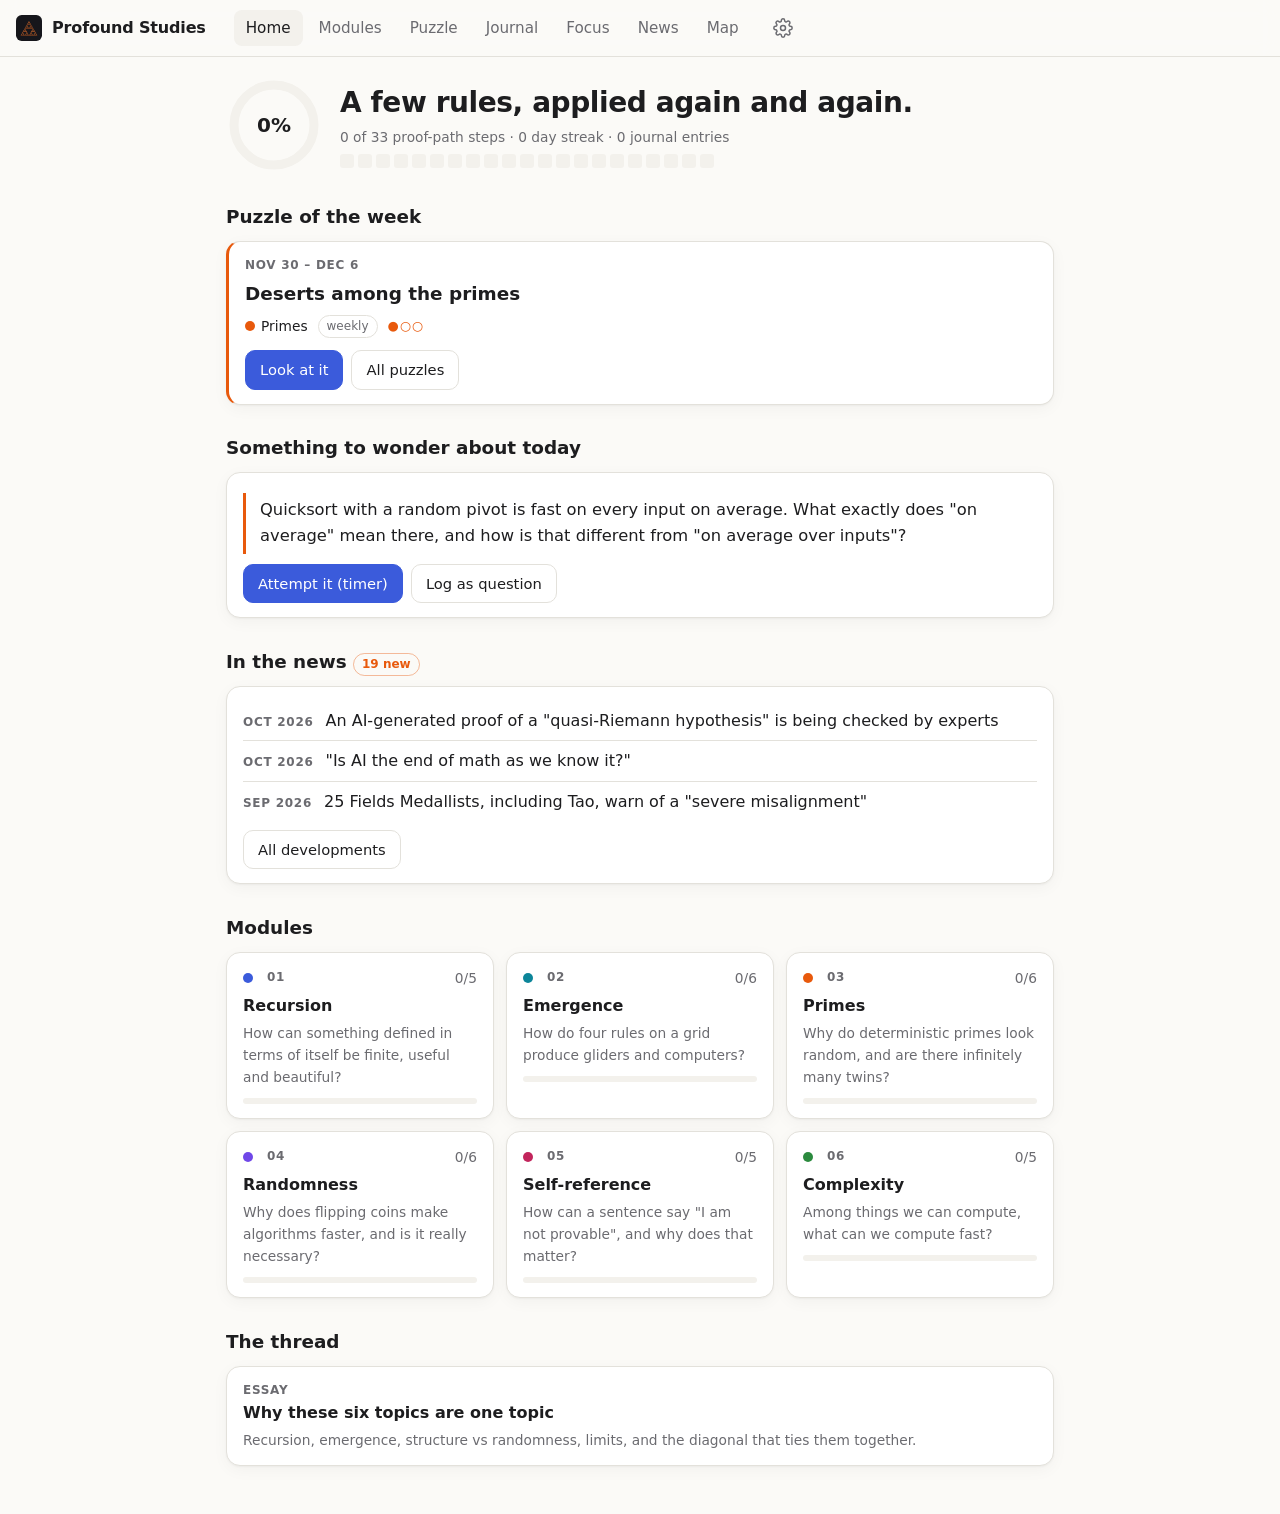
<file: index.html>
<!doctype html>
<html lang="en">
<head>
<meta charset="utf-8">
<meta name="viewport" content="width=device-width, initial-scale=1, viewport-fit=cover">
<title>Profound Studies</title>
<meta name="description" content="A personal study companion for primes, emergence, recursion, randomness, self-reference and complexity.">
<meta name="theme-color" content="#fbfaf7" media="(prefers-color-scheme: light)">
<meta name="theme-color" content="#141417" media="(prefers-color-scheme: dark)">
<link rel="manifest" href="manifest.webmanifest">
<link rel="icon" href="icons/icon.svg" type="image/svg+xml">
<link rel="apple-touch-icon" href="icons/icon-192.png">
<meta name="apple-mobile-web-app-capable" content="yes">
<meta name="apple-mobile-web-app-status-bar-style" content="default">
<link rel="stylesheet" href="app/app.css">
</head>
<body>
<header class="topbar">
  <a href="#/" class="brand"><img src="icons/icon.svg" alt="" width="26" height="26"><span>Profound Studies</span></a>
  <nav class="sidenav" aria-label="Main">
    <a href="#/" data-nav="home">Home</a>
    <a href="#/modules" data-nav="modules">Modules</a>
    <a href="#/puzzle" data-nav="puzzle">Puzzle</a>
    <a href="#/journal" data-nav="journal">Journal</a>
    <a href="#/focus" data-nav="focus">Focus</a>
    <a href="#/news" data-nav="news">News</a>
    <a href="#/map" data-nav="map">Map</a>
  </nav>
  <a href="#/focus" id="timerBadge" class="timer-badge" hidden></a>
  <a href="#/settings" class="iconbtn" aria-label="Settings" data-nav="settings">
    <svg viewBox="0 0 24 24" width="20" height="20" fill="none" stroke="currentColor" stroke-width="1.8" stroke-linecap="round" stroke-linejoin="round"><circle cx="12" cy="12" r="3"/><path d="M19.4 15a1.65 1.65 0 0 0 .33 1.82l.06.06a2 2 0 1 1-2.83 2.83l-.06-.06a1.65 1.65 0 0 0-1.82-.33 1.65 1.65 0 0 0-1 1.51V21a2 2 0 1 1-4 0v-.09A1.65 1.65 0 0 0 9 19.4a1.65 1.65 0 0 0-1.82.33l-.06.06a2 2 0 1 1-2.83-2.83l.06-.06A1.65 1.65 0 0 0 4.68 15a1.65 1.65 0 0 0-1.51-1H3a2 2 0 1 1 0-4h.09A1.65 1.65 0 0 0 4.6 9a1.65 1.65 0 0 0-.33-1.82l-.06-.06a2 2 0 1 1 2.83-2.83l.06.06A1.65 1.65 0 0 0 9 4.68a1.65 1.65 0 0 0 1-1.51V3a2 2 0 1 1 4 0v.09a1.65 1.65 0 0 0 1 1.51 1.65 1.65 0 0 0 1.82-.33l.06-.06a2 2 0 1 1 2.83 2.83l-.06.06A1.65 1.65 0 0 0 19.4 9a1.65 1.65 0 0 0 1.51 1H21a2 2 0 1 1 0 4h-.09a1.65 1.65 0 0 0-1.51 1z"/></svg>
  </a>
</header>

<div id="installBar" class="installbar" role="region" aria-label="Install app" hidden></div>
<main id="view" tabindex="-1"></main>

<nav class="tabbar" aria-label="Main">
  <a href="#/" data-nav="home"><svg viewBox="0 0 24 24"><path d="M3 11l9-7 9 7v9a1 1 0 0 1-1 1h-5v-6h-6v6H4a1 1 0 0 1-1-1z"/></svg><span>Home</span></a>
  <a href="#/modules" data-nav="modules"><svg viewBox="0 0 24 24"><path d="M4 5h7v7H4zM13 5h7v7h-7zM4 14h7v6H4zM13 14h7v6h-7z"/></svg><span>Modules</span></a>
  <a href="#/puzzle" data-nav="puzzle"><svg viewBox="0 0 24 24"><path d="M9 4h4a2 2 0 1 1 4 0h1a1 1 0 0 1 1 1v4a2 2 0 1 1 0 4v6a1 1 0 0 1-1 1h-5a2 2 0 1 0-4 0H5a1 1 0 0 1-1-1v-5a2 2 0 1 0 0-4V5a1 1 0 0 1 1-1z"/></svg><span>Puzzle</span></a>
  <a href="#/journal" data-nav="journal"><svg viewBox="0 0 24 24"><path d="M6 3h11a2 2 0 0 1 2 2v16l-4-2-4 2-4-2-3 2V5a2 2 0 0 1 2-2zM9 8h6M9 12h6"/></svg><span>Journal</span></a>
  <a href="#/focus" data-nav="focus"><svg viewBox="0 0 24 24"><circle cx="12" cy="13" r="8"/><path d="M12 9v4l2.5 2.5M9 2h6"/></svg><span>Focus</span></a>
</nav>

<div id="toast" role="status" aria-live="polite"></div>
<script src="app/md.js"></script>
<script src="app/app.js"></script>
</body>
</html>
</file>
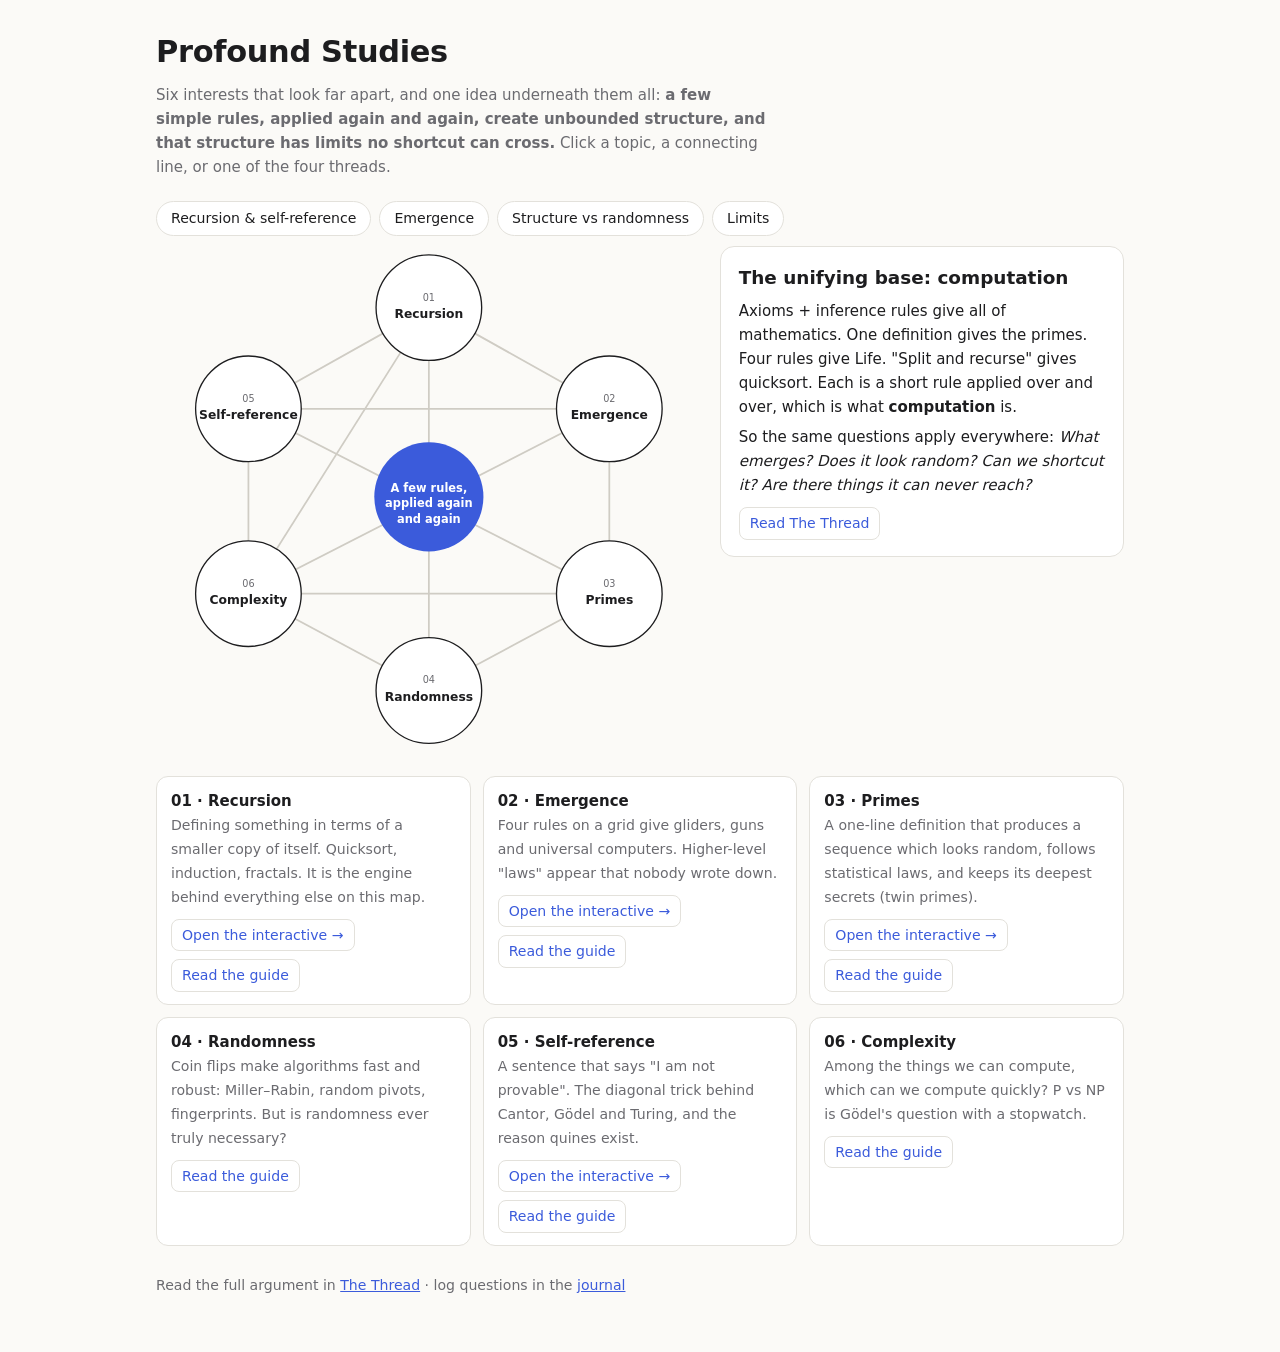
<file: map.html>
<!doctype html>
<html lang="en">
<head>
<meta charset="utf-8">
<meta name="viewport" content="width=device-width, initial-scale=1">
<base target="_top">
<title>Concept Map</title>
<style>
:root{--bg:#fbfaf7;--fg:#1d1d1f;--muted:#6b6b70;--line:#e3e1db;--panel:#fff;--edge:#cfccc4;--accent:#3b5bdb;--accent2:#e8590c;--node:#fff}
@media (prefers-color-scheme:dark){:root:not([data-theme="light"]){--bg:#141417;--fg:#ececf0;--muted:#9a9aa3;--line:#2c2c33;--panel:#1c1c21;--edge:#3a3a43;--accent:#7c96ff;--accent2:#ff9147;--node:#1c1c21}}
:root[data-theme="dark"]{--bg:#141417;--fg:#ececf0;--muted:#9a9aa3;--line:#2c2c33;--panel:#1c1c21;--edge:#3a3a43;--accent:#7c96ff;--accent2:#ff9147;--node:#1c1c21}
*{box-sizing:border-box}
body{margin:0;background:var(--bg);color:var(--fg);font:15px/1.6 system-ui,-apple-system,"Segoe UI",sans-serif}
main{max-width:1000px;margin:0 auto;padding:28px 16px 56px}
h1{font-size:1.9rem;margin:0;letter-spacing:-.01em}
.lede{color:var(--muted);max-width:64ch;margin:.4rem 0 1.4rem}
a{color:var(--accent)}
.threads{display:flex;flex-wrap:wrap;gap:8px;margin-bottom:10px}
.threads button{font:inherit;font-size:.88rem;background:var(--panel);color:var(--fg);border:1px solid var(--line);border-radius:999px;padding:5px 14px;cursor:pointer}
.threads button.on{background:var(--accent);border-color:var(--accent);color:#fff}
.wrap{display:grid;grid-template-columns:minmax(0,1.35fr) minmax(0,1fr);gap:18px;align-items:start}
@media (max-width:760px){.wrap{grid-template-columns:1fr}}
svg{width:100%;height:auto;display:block}
.edge{stroke:var(--edge);stroke-width:2;transition:stroke .2s,stroke-width .2s}
.edge.hot{stroke:var(--accent2);stroke-width:3.5}
.hit{stroke:transparent;stroke-width:18;cursor:pointer}
.node circle{fill:var(--node);stroke:var(--fg);stroke-width:1.5;cursor:pointer;transition:stroke .2s}
.node:hover circle,.node.sel circle{stroke:var(--accent);stroke-width:3}
.node text{fill:var(--fg);font:600 14px system-ui;text-anchor:middle;pointer-events:none}
.node .num{fill:var(--muted);font:500 11px system-ui}
.hub circle{fill:var(--accent);stroke:none}
.hub text{fill:#fff;font:600 13px system-ui;text-anchor:middle;pointer-events:none}
.card{background:var(--panel);border:1px solid var(--line);border-radius:14px;padding:16px 18px;min-height:220px}
.card h2{font-size:1.15rem;margin:0 0 .4rem}
.card p{margin:.4rem 0;color:var(--fg)}
.card .muted{color:var(--muted);font-size:.9rem}
.links{display:flex;flex-wrap:wrap;gap:8px;margin-top:10px}
.links a{font-size:.88rem;border:1px solid var(--line);border-radius:8px;padding:4px 10px;text-decoration:none}
.modules{display:grid;grid-template-columns:repeat(auto-fit,minmax(260px,1fr));gap:12px;margin-top:28px}
.mod{background:var(--panel);border:1px solid var(--line);border-radius:12px;padding:12px 14px}
.mod b{display:block}
.mod span{color:var(--muted);font-size:.88rem}
footer{margin-top:28px;color:var(--muted);font-size:.88rem}
</style>
</head>
<body>
<main>
<h1>Profound Studies</h1>
<p class="lede">Six interests that look far apart, and one idea underneath them all: <b>a few simple rules, applied again and again, create unbounded structure, and that structure has limits no shortcut can cross.</b> Click a topic, a connecting line, or one of the four threads.</p>

<div class="threads" id="threads"></div>
<div class="wrap">
  <svg id="map" viewBox="-10 0 620 570" role="img" aria-label="Concept map of the six topics"></svg>
  <div class="card" id="card"></div>
</div>

<div class="modules" id="mods"></div>
<footer>Read the full argument in <a href="index.html#/thread">The Thread</a> · log questions in the <a href="index.html#/journal">journal</a></footer>
</main>

<script>
const NODES = {
  rec:  {n:'01', name:'Recursion',      x:300, y:70,  page:'01-recursion/quicksort.html', readme:'index.html#/module/01-recursion',
         blurb:'Defining something in terms of a smaller copy of itself. Quicksort, induction, fractals. It is the engine behind everything else on this map.'},
  emg:  {n:'02', name:'Emergence',      x:505, y:185, page:'02-emergence/life.html', readme:'index.html#/module/02-emergence',
         blurb:'Four rules on a grid give gliders, guns and universal computers. Higher-level "laws" appear that nobody wrote down.'},
  pri:  {n:'03', name:'Primes',         x:505, y:395, page:'03-primes/twin-primes.html', readme:'index.html#/module/03-primes',
         blurb:'A one-line definition that produces a sequence which looks random, follows statistical laws, and keeps its deepest secrets (twin primes).'},
  rnd:  {n:'04', name:'Randomness',     x:300, y:505, page:null, readme:'index.html#/module/04-randomness',
         blurb:'Coin flips make algorithms fast and robust: Miller–Rabin, random pivots, fingerprints. But is randomness ever truly necessary?'},
  cpx:  {n:'06', name:'Complexity',     x:95,  y:395, page:null, readme:'index.html#/module/06-complexity',
         blurb:'Among the things we can compute, which can we compute quickly? P vs NP is Gödel\'s question with a stopwatch.'},
  slf:  {n:'05', name:'Self-reference', x:95,  y:185, page:'05-self-reference/diagonal.html', readme:'index.html#/module/05-self-reference',
         blurb:'A sentence that says "I am not provable". The diagonal trick behind Cantor, Gödel and Turing, and the reason quines exist.'},
};
const EDGES = [
  ['rec','slf',['self'],'Calling yourself vs talking about yourself','A recursive function refers to itself. Gödel\'s sentence refers to itself. A quine is a program that prints its own code. All three rest on the same diagonal construction (Kleene\'s recursion theorem / the diagonal lemma).'],
  ['rec','emg',['emerge'],'Iteration through time','Each generation of Life is the rule applied to the previous one. Emergence is what happens when you iterate a simple recursion long enough.'],
  ['rec','rnd',['random'],'Randomized quicksort','A random pivot moves the bad luck from the input (which an adversary controls) to your coin (which nobody controls). Expected cost becomes ≈ 2n ln n on every input.'],
  ['emg','pri',['emerge','random'],'Laws from a one-line rule','Gliders move at c/4, and primes thin out like 1/ln x. Neither "law" is in the definition. Both emerge, and both look statistical from far away.'],
  ['pri','rnd',['random'],'Primes look random, randomness finds primes','The Hardy–Littlewood twin prime prediction comes from treating primes as random. Meanwhile every RSA key is found by testing random numbers with Miller–Rabin.'],
  ['rnd','cpx',['random','limits'],'Is randomness real power?','BPP is the class of problems with fast randomized solutions. Impagliazzo–Wigderson: if some problems are truly hard, that hardness can be turned into pseudorandomness, and then P = BPP. Hardness and randomness are two sides of one coin.'],
  ['cpx','slf',['limits','self'],'The diagonal with a clock','The time-hierarchy theorem (more time lets you solve strictly more problems) is Cantor/Turing diagonalization again. P vs NP is the efficiency version of "what can be decided?"'],
  ['slf','emg',['limits','self'],'Undecidable futures','Life is Turing complete, so "will this pattern ever die?" is as hard as the halting problem. Life even has self-replicating patterns, von Neumann\'s self-reference made physical.'],
  ['pri','cpx',['limits'],'Easy to test, hard to factor?','PRIMES is in P (AKS, 2002). FACTORING is not known to be. Modern cryptography rests on that gap.'],
  ['emg','cpx',['emerge','limits'],'Computational irreducibility','Sometimes there is no shortcut, and the only way to know step one million is to compute it. Cook–Levin even encodes any computation as a grid of local rules, like a cellular automaton.'],
  ['pri','slf',['limits'],'True but unprovable?','Could the twin prime conjecture be true yet unprovable? Gödel says some arithmetic truths are. Most experts expect twin primes is not one of them, but nobody can rule it out.'],
  ['rec','cpx',['limits'],'The cost of recursion','n log n vs n²: recurrences measure how expensive a recursion is. This is the first step into complexity theory.'],
];
const THREADS = {
  self:  ['Recursion & self-reference','Things defined by, or speaking about, themselves: quicksort, quines, Gödel\'s sentence, self-replicating Life patterns.'],
  emerge:['Emergence','Simple rules produce higher-level structure that was never written into them.'],
  random:['Structure vs randomness','Every object either has exploitable structure or looks random enough that statistics apply. Much of modern mathematics lives on that boundary.'],
  limits:['Limits','Where shortcuts run out: undecidability, incompleteness, irreducibility and (probably) P ≠ NP.'],
};
const NS='http://www.w3.org/2000/svg', svg=document.getElementById('map'), card=document.getElementById('card');
const mk=(t,a,p)=>{const e=document.createElementNS(NS,t);for(const k in a)e.setAttribute(k,a[k]);(p||svg).appendChild(e);return e;};
const edgeEls=[];
EDGES.forEach((e,i)=>{
  const a=NODES[e[0]], b=NODES[e[1]];
  const line=mk('line',{x1:a.x,y1:a.y,x2:b.x,y2:b.y,class:'edge'});
  const hit=mk('line',{x1:a.x,y1:a.y,x2:b.x,y2:b.y,class:'hit'});
  hit.addEventListener('click',()=>showEdge(i));
  edgeEls.push(line);
});
const hub=mk('g',{class:'hub'}); mk('circle',{cx:300,cy:285,r:62},hub);
[['A few rules,',279],['applied again',297],['and again',315]].forEach(([t,y])=>{const x=mk('text',{x:300,y},hub);x.textContent=t;});
hub.style.cursor='pointer'; hub.addEventListener('click',showHub);
Object.entries(NODES).forEach(([k,v])=>{
  const g=mk('g',{class:'node','data-k':k}); mk('circle',{cx:v.x,cy:v.y,r:60},g);
  const n=mk('text',{x:v.x,y:v.y-8,class:'num'},g); n.textContent=v.n;
  const t=mk('text',{x:v.x,y:v.y+12},g); t.textContent=v.name;
  g.addEventListener('click',()=>showNode(k));
});
const links=v=>`<div class="links">${v.page?`<a href="${v.page}">Open the interactive →</a>`:''}<a href="${v.readme}">Read the guide</a></div>`;
function hot(pred){ edgeEls.forEach((el,i)=>el.classList.toggle('hot',pred(EDGES[i]))); }
function sel(k){ document.querySelectorAll('.node').forEach(n=>n.classList.toggle('sel',n.dataset.k===k)); }
function clearThreads(){ document.querySelectorAll('.threads button').forEach(b=>b.classList.remove('on')); }
function showNode(k){
  const v=NODES[k]; clearThreads(); sel(k); hot(e=>e[0]===k||e[1]===k);
  const conn=EDGES.filter(e=>e[0]===k||e[1]===k).map(e=>`<li><b>${NODES[e[0]===k?e[1]:e[0]].name}:</b> ${e[3]}</li>`).join('');
  card.innerHTML=`<h2>${v.n} · ${v.name}</h2><p>${v.blurb}</p><p class="muted">Connections (click a line for more):</p><ul class="muted">${conn}</ul>${links(v)}`;
}
function showEdge(i){
  const e=EDGES[i]; clearThreads(); sel(null); hot(()=>false); edgeEls[i].classList.add('hot');
  card.innerHTML=`<p class="muted">${NODES[e[0]].name} ⟷ ${NODES[e[1]].name}</p><h2>${e[3]}</h2><p>${e[4]}</p><p class="muted">Threads: ${e[2].map(t=>THREADS[t][0]).join(', ')}</p>`;
}
function showThread(t,btn){
  sel(null); clearThreads(); btn.classList.add('on'); hot(e=>e[2].includes(t));
  const es=EDGES.filter(e=>e[2].includes(t)).map(e=>`<li><b>${NODES[e[0]].name} ⟷ ${NODES[e[1]].name}:</b> ${e[3]}</li>`).join('');
  card.innerHTML=`<h2>${THREADS[t][0]}</h2><p>${THREADS[t][1]}</p><ul class="muted">${es}</ul>`;
}
function showHub(){
  sel(null); clearThreads(); hot(()=>false);
  card.innerHTML=`<h2>The unifying base: computation</h2><p>Axioms + inference rules give all of mathematics. One definition gives the primes. Four rules give Life. "Split and recurse" gives quicksort. Each is a short rule applied over and over, which is what <b>computation</b> is.</p><p>So the same questions apply everywhere: <i>What emerges? Does it look random? Can we shortcut it? Are there things it can never reach?</i></p><div class="links"><a href="index.html#/thread">Read The Thread</a></div>`;
}
const th=document.getElementById('threads');
Object.entries(THREADS).forEach(([k,v])=>{const b=document.createElement('button');b.textContent=v[0];b.onclick=()=>showThread(k,b);th.appendChild(b);});
const mods=document.getElementById('mods');
Object.values(NODES).sort((a,b)=>a.n.localeCompare(b.n)).forEach(v=>{
  const d=document.createElement('div'); d.className='mod';
  d.innerHTML=`<b>${v.n} · ${v.name}</b><span>${v.blurb}</span>${links(v)}`; mods.appendChild(d);
});
showHub();
</script>
</body>
</html>
</file>
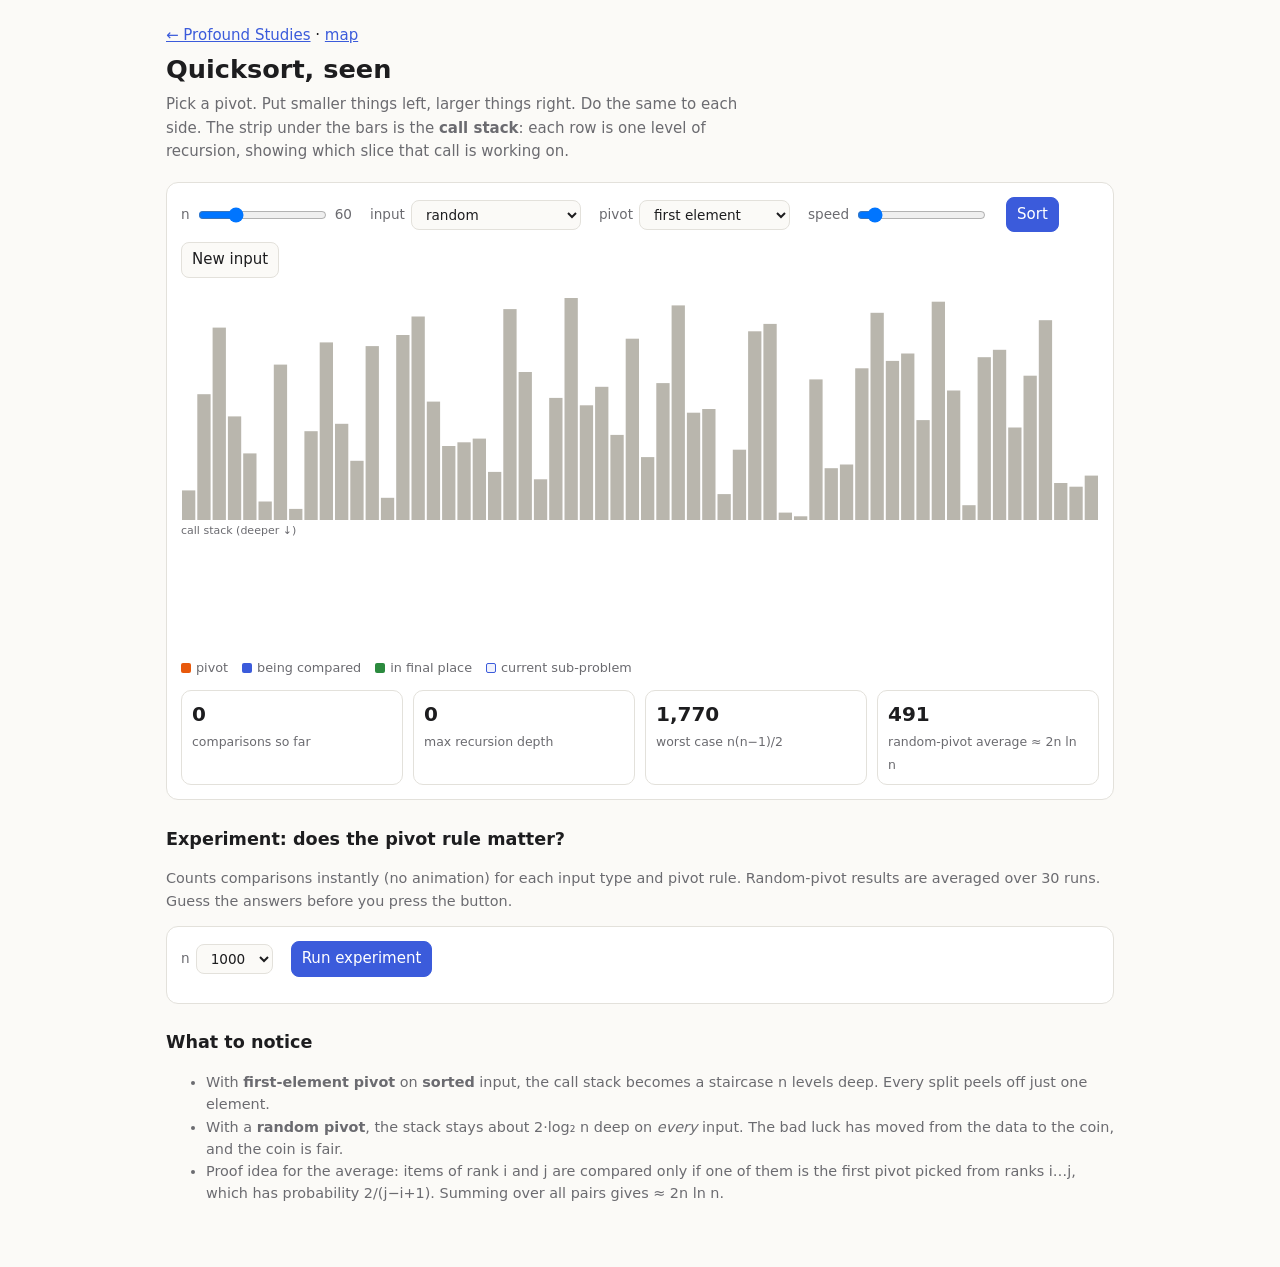
<file: 01-recursion/quicksort.html>
<!doctype html>
<html lang="en">
<head>
<meta charset="utf-8">
<meta name="viewport" content="width=device-width, initial-scale=1">
<title>Quicksort, Seen</title>
<style>
:root{--bg:#fbfaf7;--fg:#1d1d1f;--muted:#6b6b70;--line:#e3e1db;--panel:#fff;--bar:#b9b6ad;--accent:#3b5bdb;--accent2:#e8590c;--good:#2b8a3e;--band:rgba(59,91,219,.08)}
@media (prefers-color-scheme:dark){:root:not([data-theme="light"]){--bg:#141417;--fg:#ececf0;--muted:#9a9aa3;--line:#2c2c33;--panel:#1c1c21;--bar:#55555e;--accent:#7c96ff;--accent2:#ff9147;--good:#5cc77a;--band:rgba(124,150,255,.12)}}
:root[data-theme="dark"]{--bg:#141417;--fg:#ececf0;--muted:#9a9aa3;--line:#2c2c33;--panel:#1c1c21;--bar:#55555e;--accent:#7c96ff;--accent2:#ff9147;--good:#5cc77a;--band:rgba(124,150,255,.12)}
*{box-sizing:border-box}
body{margin:0;background:var(--bg);color:var(--fg);font:15px/1.55 system-ui,-apple-system,"Segoe UI",sans-serif}
main{max-width:980px;margin:0 auto;padding:24px 16px 48px}
h1{font-size:1.6rem;margin:.2rem 0}
.lede{color:var(--muted);margin:.2rem 0 1.2rem;max-width:62ch}
a{color:var(--accent)}
.panel{background:var(--panel);border:1px solid var(--line);border-radius:12px;padding:14px}
.controls{display:flex;flex-wrap:wrap;gap:10px 18px;align-items:center;margin-bottom:12px}
label{font-size:.85rem;color:var(--muted);display:flex;gap:6px;align-items:center}
select,button,input[type=range]{font:inherit}
select,button{background:var(--bg);color:var(--fg);border:1px solid var(--line);border-radius:8px;padding:5px 10px;cursor:pointer}
button.primary{background:var(--accent);border-color:var(--accent);color:#fff}
canvas{width:100%;display:block}
.stats{display:grid;grid-template-columns:repeat(auto-fit,minmax(140px,1fr));gap:10px;margin-top:12px}
.stat{border:1px solid var(--line);border-radius:10px;padding:8px 10px}
.stat b{display:block;font-size:1.25rem;font-variant-numeric:tabular-nums}
.stat span{font-size:.78rem;color:var(--muted)}
.legend{display:flex;flex-wrap:wrap;gap:14px;font-size:.8rem;color:var(--muted);margin-top:8px}
.sw{display:inline-block;width:10px;height:10px;border-radius:2px;margin-right:5px;vertical-align:-1px}
table{border-collapse:collapse;width:100%;font-variant-numeric:tabular-nums;font-size:.9rem}
th,td{padding:6px 8px;border-bottom:1px solid var(--line);text-align:right}
th:first-child,td:first-child{text-align:left}
.note{font-size:.9rem;color:var(--muted)}
h2{font-size:1.1rem;margin:1.6rem 0 .5rem}
</style>
</head>
<body>
<main>
<a href="../index.html">← Profound Studies</a> · <a href="../map.html">map</a>
<h1>Quicksort, seen</h1>
<p class="lede">Pick a pivot. Put smaller things left, larger things right. Do the same to each side. The strip under the bars is the <b>call stack</b>: each row is one level of recursion, showing which slice that call is working on.</p>

<div class="panel">
  <div class="controls">
    <label>n <input id="n" type="range" min="8" max="200" value="60"><span id="nv">60</span></label>
    <label>input <select id="input"><option value="random">random</option><option value="sorted">already sorted</option><option value="reversed">reversed</option><option value="few">few distinct values</option></select></label>
    <label>pivot <select id="pivot"><option value="first">first element</option><option value="random">random</option><option value="median3">median of three</option></select></label>
    <label>speed <input id="speed" type="range" min="1" max="60" value="6"></label>
    <button id="go" class="primary">Sort</button>
    <button id="reset">New input</button>
  </div>
  <canvas id="cv" height="360"></canvas>
  <div class="legend">
    <span><i class="sw" style="background:var(--accent2)"></i>pivot</span>
    <span><i class="sw" style="background:var(--accent)"></i>being compared</span>
    <span><i class="sw" style="background:var(--good)"></i>in final place</span>
    <span><i class="sw" style="background:var(--band);border:1px solid var(--accent)"></i>current sub-problem</span>
  </div>
  <div class="stats">
    <div class="stat"><b id="comps">0</b><span>comparisons so far</span></div>
    <div class="stat"><b id="depth">0</b><span>max recursion depth</span></div>
    <div class="stat"><b id="worst">0</b><span>worst case n(n−1)/2</span></div>
    <div class="stat"><b id="avg">0</b><span>random-pivot average ≈ 2n ln n</span></div>
  </div>
</div>

<h2>Experiment: does the pivot rule matter?</h2>
<p class="note">Counts comparisons instantly (no animation) for each input type and pivot rule. Random-pivot results are averaged over 30 runs. Guess the answers before you press the button.</p>
<div class="panel">
  <div class="controls">
    <label>n <select id="cn"><option>100</option><option selected>1000</option><option>5000</option></select></label>
    <button id="cmp" class="primary">Run experiment</button>
  </div>
  <div id="tbl"></div>
</div>

<h2>What to notice</h2>
<ul class="note">
  <li>With <b>first-element pivot</b> on <b>sorted</b> input, the call stack becomes a staircase n levels deep. Every split peels off just one element.</li>
  <li>With a <b>random pivot</b>, the stack stays about 2·log₂ n deep on <i>every</i> input. The bad luck has moved from the data to the coin, and the coin is fair.</li>
  <li>Proof idea for the average: items of rank i and j are compared only if one of them is the first pivot picked from ranks i…j, which has probability 2/(j−i+1). Summing over all pairs gives ≈ 2n ln n.</li>
</ul>
</main>

<script>
const $ = id => document.getElementById(id);
const cv = $('cv'), ctx = cv.getContext('2d');
const css = v => getComputedStyle(document.documentElement).getPropertyValue(v).trim();
let arr = [], gen = null, running = false, frame = null, sorted = [], comps = 0, maxDepth = 0, stack = [];

function makeInput(n, kind){
  let a = Array.from({length:n}, (_,i)=>i+1);
  if (kind==='few') a = a.map(()=>1+Math.floor(Math.random()*5)*Math.ceil(n/5));
  if (kind==='random' || kind==='few') for (let i=n-1;i>0;i--){const j=Math.floor(Math.random()*(i+1));[a[i],a[j]]=[a[j],a[i]];}
  if (kind==='reversed') a.reverse();
  return a;
}
function choosePivot(a, lo, hi, rule){
  if (rule==='random') return lo + Math.floor(Math.random()*(hi-lo+1));
  if (rule==='median3'){
    const m = (lo+hi)>>1, x=a[lo], y=a[m], z=a[hi];
    if ((x<=y&&y<=z)||(z<=y&&y<=x)) return m;
    if ((y<=x&&x<=z)||(z<=x&&x<=y)) return lo;
    return hi;
  }
  return lo;
}
function* qs(a, lo, hi, depth, rule){
  stack.push([lo,hi]); maxDepth = Math.max(maxDepth, depth);
  if (lo >= hi){ if (lo===hi) sorted[lo]=true; yield {lo,hi}; stack.pop(); return; }
  const p = choosePivot(a, lo, hi, rule);
  [a[p],a[hi]]=[a[hi],a[p]];
  const pv = a[hi]; let i = lo;
  for (let j=lo;j<hi;j++){
    comps++;
    yield {lo,hi,i,j,pivot:hi};
    if (a[j] < pv){ [a[i],a[j]]=[a[j],a[i]]; i++; }
  }
  [a[i],a[hi]]=[a[hi],a[i]]; sorted[i]=true;
  yield {lo,hi,pivot:i};
  yield* qs(a, lo, i-1, depth+1, rule);
  yield* qs(a, i+1, hi, depth+1, rule);
  stack.pop();
}
// Iterative counter for the experiment (no recursion limits)
function countComparisons(a, rule){
  let c = 0; const st=[[0,a.length-1]];
  while (st.length){
    const [lo,hi] = st.pop(); if (lo>=hi) continue;
    const p = choosePivot(a, lo, hi, rule); [a[p],a[hi]]=[a[hi],a[p]];
    const pv=a[hi]; let i=lo;
    for (let j=lo;j<hi;j++){ c++; if (a[j]<pv){ [a[i],a[j]]=[a[j],a[i]]; i++; } }
    [a[i],a[hi]]=[a[hi],a[i]]; st.push([lo,i-1],[i+1,hi]);
  }
  return c;
}

function resize(){
  const dpr = window.devicePixelRatio||1, w = cv.clientWidth;
  cv.width = w*dpr; cv.height = 360*dpr; ctx.setTransform(dpr,0,0,dpr,0,0); draw();
}
function draw(){
  const W = cv.clientWidth, H = 360, n = arr.length;
  const barsH = 230, stackTop = 248;
  ctx.clearRect(0,0,W,H);
  const bw = W / n, maxV = Math.max(...arr);
  if (frame){
    ctx.fillStyle = css('--band');
    ctx.fillRect(frame.lo*bw, 0, (frame.hi-frame.lo+1)*bw, barsH);
  }
  for (let k=0;k<n;k++){
    let c = css('--bar');
    if (sorted[k]) c = css('--good');
    if (frame){
      if (k===frame.pivot) c = css('--accent2');
      else if (k===frame.j) c = css('--accent');
    }
    ctx.fillStyle = c;
    const h = (arr[k]/maxV)*(barsH-8);
    ctx.fillRect(k*bw+ (bw>4?1:0), barsH-h, Math.max(1,bw-(bw>4?2:0)), h);
  }
  if (frame && frame.i!==undefined){
    ctx.strokeStyle = css('--fg'); ctx.setLineDash([3,3]);
    ctx.beginPath(); ctx.moveTo(frame.i*bw,0); ctx.lineTo(frame.i*bw,barsH); ctx.stroke(); ctx.setLineDash([]);
  }
  // call stack strip
  ctx.fillStyle = css('--muted'); ctx.font = '11px system-ui';
  ctx.fillText('call stack (deeper ↓)', 0, stackTop-4);
  const rows = Math.max(stack.length, 1), rh = Math.min(10, (H-stackTop-4)/Math.max(rows, 10));
  stack.forEach(([lo,hi],d)=>{
    ctx.fillStyle = d===stack.length-1 ? css('--accent') : css('--bar');
    ctx.fillRect(lo*bw, stackTop + d*rh, Math.max(2,(hi-lo+1)*bw), Math.max(1,rh-1));
  });
}
function stats(){
  const n = arr.length;
  $('comps').textContent = comps.toLocaleString();
  $('depth').textContent = maxDepth;
  $('worst').textContent = (n*(n-1)/2).toLocaleString();
  $('avg').textContent = Math.round(2*n*Math.log(n)).toLocaleString();
}
function reset(){
  running=false; gen=null; frame=null; stack=[]; comps=0; maxDepth=0;
  arr = makeInput(+$('n').value, $('input').value); sorted = arr.map(()=>false);
  $('go').textContent='Sort'; stats(); draw();
}
function loop(){
  if (!running) return;
  const steps = +$('speed').value;
  for (let s=0;s<steps;s++){
    const r = gen.next();
    if (r.done){ running=false; frame=null; stack=[]; sorted=sorted.map(()=>true); $('go').textContent='Sort again'; break; }
    frame = r.value;
  }
  stats(); draw(); requestAnimationFrame(loop);
}
$('go').onclick = ()=>{
  if (running){ running=false; $('go').textContent='Resume'; return; }
  if (!gen || $('go').textContent==='Sort again'){ reset(); gen = qs(arr,0,arr.length-1,0,$('pivot').value); }
  running = true; $('go').textContent='Pause'; loop();
};
$('reset').onclick = reset;
['input','pivot'].forEach(id=>$(id).onchange = reset);
$('n').oninput = ()=>{ $('nv').textContent=$('n').value; reset(); };

$('cmp').onclick = ()=>{
  const n = +$('cn').value, kinds=['random','sorted','reversed','few'], rules=['first','median3','random'];
  let html = `<table><tr><th>input \\ pivot</th><th>first element</th><th>median of three</th><th>random (avg of 30)</th></tr>`;
  for (const k of kinds){
    const base = makeInput(n,k);
    html += `<tr><td>${{random:'random',sorted:'already sorted',reversed:'reversed',few:'few distinct values'}[k]}</td>`;
    for (const r of rules){
      const runs = r==='random'?30:1; let tot=0;
      for (let t=0;t<runs;t++) tot += countComparisons(base.slice(), r);
      html += `<td>${Math.round(tot/runs).toLocaleString()}</td>`;
    }
    html += '</tr>';
  }
  html += `</table><p class="note">Reference: n(n−1)/2 = ${(n*(n-1)/2).toLocaleString()} · 2n ln n ≈ ${Math.round(2*n*Math.log(n)).toLocaleString()}. Why does "few distinct values" hurt every rule? (Hint: what happens to items equal to the pivot?)</p>`;
  $('tbl').innerHTML = html;
};
window.addEventListener('resize', resize);
reset(); resize();
</script>
</body>
</html>
</file>
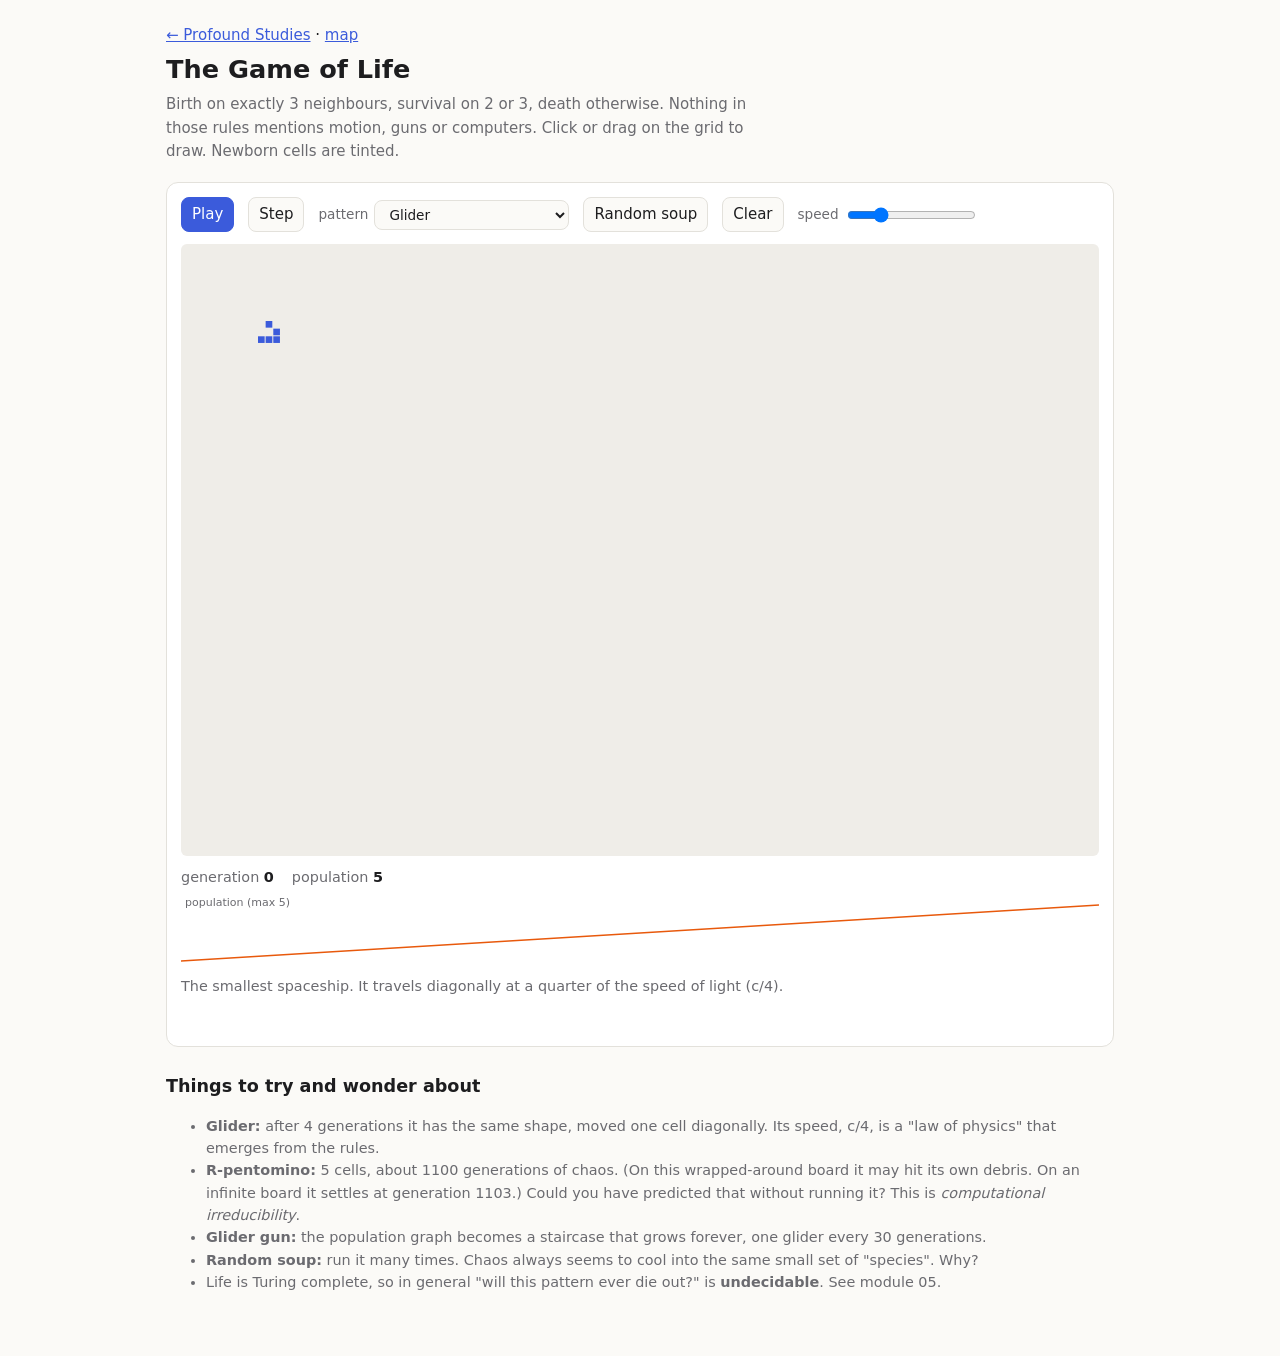
<file: 02-emergence/life.html>
<!doctype html>
<html lang="en">
<head>
<meta charset="utf-8">
<meta name="viewport" content="width=device-width, initial-scale=1">
<title>Game of Life</title>
<style>
:root{--bg:#fbfaf7;--fg:#1d1d1f;--muted:#6b6b70;--line:#e3e1db;--panel:#fff;--cell:#1d1d1f;--young:#3b5bdb;--grid:#efede8;--accent:#3b5bdb;--accent2:#e8590c}
@media (prefers-color-scheme:dark){:root:not([data-theme="light"]){--bg:#141417;--fg:#ececf0;--muted:#9a9aa3;--line:#2c2c33;--panel:#1c1c21;--cell:#ececf0;--young:#7c96ff;--grid:#222228;--accent:#7c96ff;--accent2:#ff9147}}
:root[data-theme="dark"]{--bg:#141417;--fg:#ececf0;--muted:#9a9aa3;--line:#2c2c33;--panel:#1c1c21;--cell:#ececf0;--young:#7c96ff;--grid:#222228;--accent:#7c96ff;--accent2:#ff9147}
*{box-sizing:border-box}
body{margin:0;background:var(--bg);color:var(--fg);font:15px/1.55 system-ui,-apple-system,"Segoe UI",sans-serif}
main{max-width:980px;margin:0 auto;padding:24px 16px 48px}
h1{font-size:1.6rem;margin:.2rem 0}
h2{font-size:1.1rem;margin:1.6rem 0 .5rem}
.lede{color:var(--muted);margin:.2rem 0 1.2rem;max-width:62ch}
a{color:var(--accent)}
.panel{background:var(--panel);border:1px solid var(--line);border-radius:12px;padding:14px}
.controls{display:flex;flex-wrap:wrap;gap:10px 14px;align-items:center;margin-bottom:12px}
label{font-size:.85rem;color:var(--muted);display:flex;gap:6px;align-items:center}
select,button{font:inherit;background:var(--bg);color:var(--fg);border:1px solid var(--line);border-radius:8px;padding:5px 10px;cursor:pointer}
button.primary{background:var(--accent);border-color:var(--accent);color:#fff}
canvas{width:100%;display:block;touch-action:none}
#board{cursor:crosshair;border-radius:6px}
.stats{display:flex;flex-wrap:wrap;gap:18px;margin-top:10px;font-size:.9rem;color:var(--muted)}
.stats b{color:var(--fg);font-variant-numeric:tabular-nums}
.note{font-size:.9rem;color:var(--muted)}
#desc{min-height:3em;margin-top:10px}
</style>
</head>
<body>
<main>
<a href="../index.html">← Profound Studies</a> · <a href="../map.html">map</a>
<h1>The Game of Life</h1>
<p class="lede">Birth on exactly 3 neighbours, survival on 2 or 3, death otherwise. Nothing in those rules mentions motion, guns or computers. Click or drag on the grid to draw. Newborn cells are tinted.</p>

<div class="panel">
  <div class="controls">
    <button id="play" class="primary">Play</button>
    <button id="step">Step</button>
    <label>pattern <select id="pat"></select></label>
    <button id="soup">Random soup</button>
    <button id="clear">Clear</button>
    <label>speed <input id="speed" type="range" min="1" max="60" value="15"></label>
  </div>
  <canvas id="board"></canvas>
  <div class="stats"><span>generation <b id="gen">0</b></span><span>population <b id="pop">0</b></span></div>
  <canvas id="spark" height="70" style="margin-top:6px"></canvas>
  <p class="note" id="desc"></p>
</div>

<h2>Things to try and wonder about</h2>
<ul class="note">
  <li><b>Glider:</b> after 4 generations it has the same shape, moved one cell diagonally. Its speed, c/4, is a "law of physics" that emerges from the rules.</li>
  <li><b>R-pentomino:</b> 5 cells, about 1100 generations of chaos. (On this wrapped-around board it may hit its own debris. On an infinite board it settles at generation 1103.) Could you have predicted that without running it? This is <i>computational irreducibility</i>.</li>
  <li><b>Glider gun:</b> the population graph becomes a staircase that grows forever, one glider every 30 generations.</li>
  <li><b>Random soup:</b> run it many times. Chaos always seems to cool into the same small set of "species". Why?</li>
  <li>Life is Turing complete, so in general "will this pattern ever die out?" is <b>undecidable</b>. See module 05.</li>
</ul>
</main>

<script>
const $=id=>document.getElementById(id);
const css=v=>getComputedStyle(document.documentElement).getPropertyValue(v).trim();
const COLS=120, ROWS=80;
let grid=new Uint8Array(COLS*ROWS), age=new Uint16Array(COLS*ROWS), gen=0, running=false, hist=[], acc=0;

const PATTERNS = {
  'Glider': ['bo$2bo$3o!', 'The smallest spaceship. It travels diagonally at a quarter of the speed of light (c/4).'],
  'Lightweight spaceship': ['bo2bo$o4b$o3bo$4o!', 'An orthogonal spaceship moving at c/2.'],
  'Pulsar': ['2b3o3b3o2b2$o4bobo4bo$o4bobo4bo$o4bobo4bo$2b3o3b3o2b2$2b3o3b3o2b$o4bobo4bo$o4bobo4bo$o4bobo4bo2$2b3o3b3o!', 'A period-3 oscillator: a heartbeat made of 48 cells.'],
  'R-pentomino': ['b2o$2ob$bo!', 'Five cells, about 1100 generations of chaos. Discovered by Conway in 1969.'],
  'Acorn': ['bo5b$3bo3b$2o2b3o!', 'Seven cells that take 5206 generations to stabilize on an infinite board.'],
  'Diehard': ['6bob$2o6b$bo3b3o!', 'Vanishes completely after exactly 130 generations.'],
  'Gosper glider gun': ['24bo$22bobo$12b2o6b2o12b2o$11bo3bo4b2o12b2o$2o8bo5bo3b2o$2o8bo3bob2o4bobo$10bo5bo7bo$11bo3bo$12b2o!', 'The first known infinite-growth pattern (Gosper, 1970). It fires a glider every 30 generations, a machine emerging from local rules. (This board wraps around at the edges, so the gliders eventually return and crash into the gun. Watch what happens.)'],
};
function parseRLE(rle){
  const cells=[]; let x=0,y=0,num='';
  for (const ch of rle){
    if (ch>='0'&&ch<='9'){num+=ch;continue;}
    const n=num===''?1:parseInt(num); num='';
    if (ch==='b'||ch==='.') x+=n;
    else if (ch==='$'){ y+=n; x=0; }
    else if (ch==='!') break;
    else { for(let i=0;i<n;i++) cells.push([x+i,y]); x+=n; }
  }
  return cells;
}
function place(name){
  clear();
  const cells=parseRLE(PATTERNS[name][0]);
  const w=Math.max(...cells.map(c=>c[0]))+1, h=Math.max(...cells.map(c=>c[1]))+1;
  let ox=Math.floor((COLS-w)/2), oy=Math.floor((ROWS-h)/2);
  if (name==='Glider'||name==='Lightweight spaceship'){ox=10;oy=10;}
  if (name==='Gosper glider gun'){ox=4;oy=4;}
  for (const [x,y] of cells){ grid[(oy+y)*COLS+ox+x]=1; age[(oy+y)*COLS+ox+x]=1; }
  $('desc').textContent=PATTERNS[name][1];
  record(); draw();
}
function clear(){ grid.fill(0); age.fill(0); gen=0; hist=[]; $('desc').textContent=''; record(); draw(); }
function soup(){
  clear();
  for (let y=10;y<ROWS-10;y++) for (let x=15;x<COLS-15;x++) if (Math.random()<0.35){grid[y*COLS+x]=1;age[y*COLS+x]=1;}
  $('desc').textContent='35% random fill. Watch the population graph: a burst of chaos, then a slow cooling into stable "species".';
  record(); draw();
}
function step(){
  const next=new Uint8Array(COLS*ROWS);
  for (let y=0;y<ROWS;y++){
    const ym=((y-1+ROWS)%ROWS)*COLS, y0=y*COLS, yp=((y+1)%ROWS)*COLS;
    for (let x=0;x<COLS;x++){
      const xm=(x-1+COLS)%COLS, xp=(x+1)%COLS;
      const n=grid[ym+xm]+grid[ym+x]+grid[ym+xp]+grid[y0+xm]+grid[y0+xp]+grid[yp+xm]+grid[yp+x]+grid[yp+xp];
      const i=y0+x;
      next[i]= (n===3 || (n===2 && grid[i])) ? 1 : 0;
      age[i]= next[i] ? Math.min(age[i]+1, 999) : 0;
    }
  }
  grid=next; gen++; record();
}
function record(){
  let p=0; for (let i=0;i<grid.length;i++) p+=grid[i];
  hist.push(p); if (hist.length>600) hist.shift();
  $('gen').textContent=gen; $('pop').textContent=p;
}
const board=$('board'), bctx=board.getContext('2d'), spark=$('spark'), sctx=spark.getContext('2d');
let cs=6;
function resize(){
  const dpr=window.devicePixelRatio||1, w=board.clientWidth;
  cs=w/COLS; board.style.height=(cs*ROWS)+'px';
  board.width=w*dpr; board.height=cs*ROWS*dpr; bctx.setTransform(dpr,0,0,dpr,0,0);
  spark.width=spark.clientWidth*dpr; spark.height=70*dpr; sctx.setTransform(dpr,0,0,dpr,0,0);
  draw();
}
function draw(){
  const W=board.clientWidth,H=cs*ROWS;
  bctx.fillStyle=css('--grid'); bctx.fillRect(0,0,W,H);
  const cell=css('--cell'), young=css('--young');
  for (let y=0;y<ROWS;y++) for (let x=0;x<COLS;x++){
    const i=y*COLS+x; if (!grid[i]) continue;
    bctx.fillStyle = age[i]<=1 ? young : cell;
    bctx.fillRect(x*cs+.5,y*cs+.5,Math.max(1,cs-1),Math.max(1,cs-1));
  }
  // population sparkline
  const SW=spark.clientWidth, SH=70; sctx.clearRect(0,0,SW,SH);
  if (hist.length>1){
    const mx=Math.max(...hist,1);
    sctx.strokeStyle=css('--accent2'); sctx.lineWidth=1.5; sctx.beginPath();
    hist.forEach((v,k)=>{const px=k/(hist.length-1)*SW, py=SH-4-(v/mx)*(SH-14); k?sctx.lineTo(px,py):sctx.moveTo(px,py);});
    sctx.stroke();
    sctx.fillStyle=css('--muted'); sctx.font='11px system-ui'; sctx.fillText('population (max '+mx+')',4,11);
  }
}
function loop(){
  if(!running) return;
  acc += +$('speed').value/60;
  while (acc>=1){ step(); acc-=1; }
  draw(); requestAnimationFrame(loop);
}
$('play').onclick=()=>{ running=!running; $('play').textContent=running?'Pause':'Play'; if(running) loop(); };
$('step').onclick=()=>{ step(); draw(); };
$('clear').onclick=clear; $('soup').onclick=soup;
const sel=$('pat'); Object.keys(PATTERNS).forEach(k=>{const o=document.createElement('option');o.textContent=k;sel.appendChild(o);});
sel.onchange=()=>place(sel.value);
let drawing=false, paintVal=1;
function cellAt(e){ const r=board.getBoundingClientRect(); return [Math.floor((e.clientX-r.left)/cs), Math.floor((e.clientY-r.top)/cs)]; }
board.addEventListener('pointerdown',e=>{ const [x,y]=cellAt(e); if(x<0||y<0||x>=COLS||y>=ROWS) return; drawing=true; paintVal=grid[y*COLS+x]?0:1; grid[y*COLS+x]=paintVal; age[y*COLS+x]=1; draw(); });
board.addEventListener('pointermove',e=>{ if(!drawing) return; const [x,y]=cellAt(e); if(x<0||y<0||x>=COLS||y>=ROWS) return; grid[y*COLS+x]=paintVal; age[y*COLS+x]=1; draw(); });
window.addEventListener('pointerup',()=>{ if(drawing){drawing=false; record();} });
window.addEventListener('resize',resize);
resize(); place('Glider');
</script>
</body>
</html>
</file>
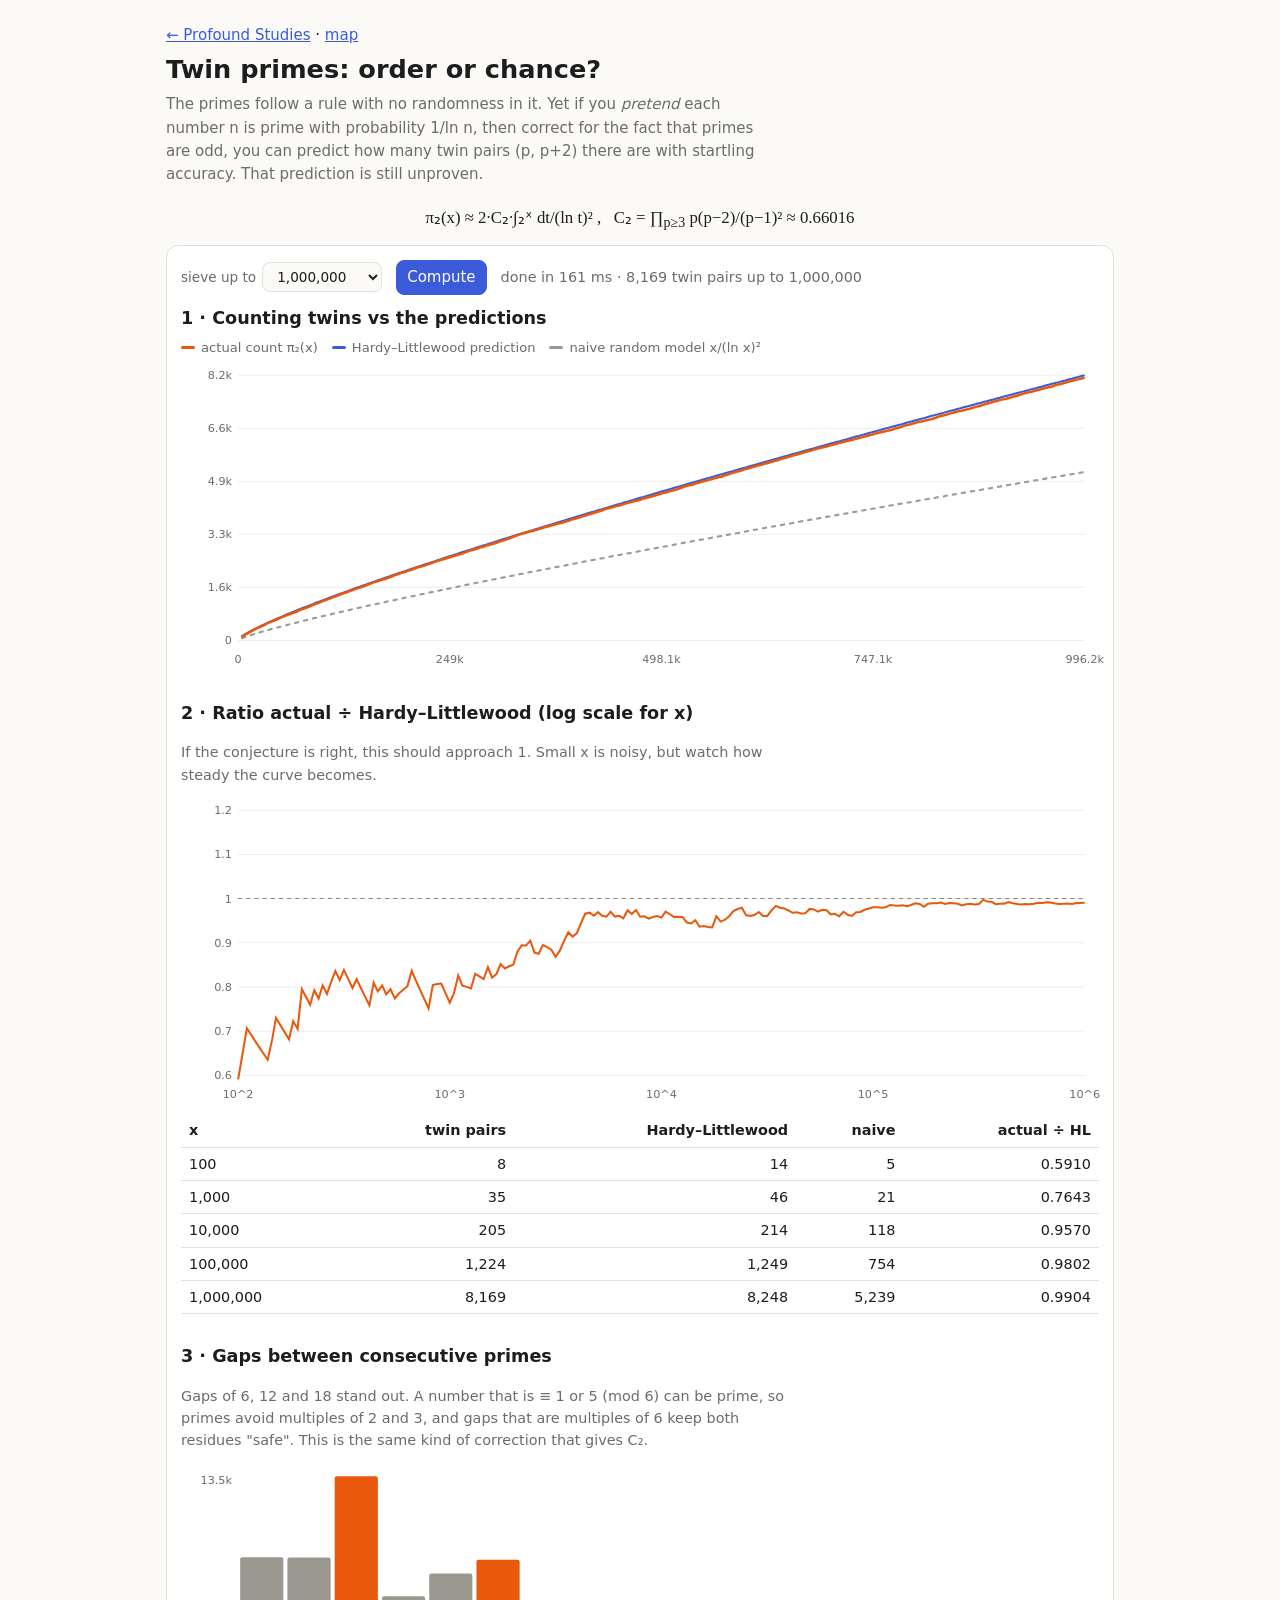
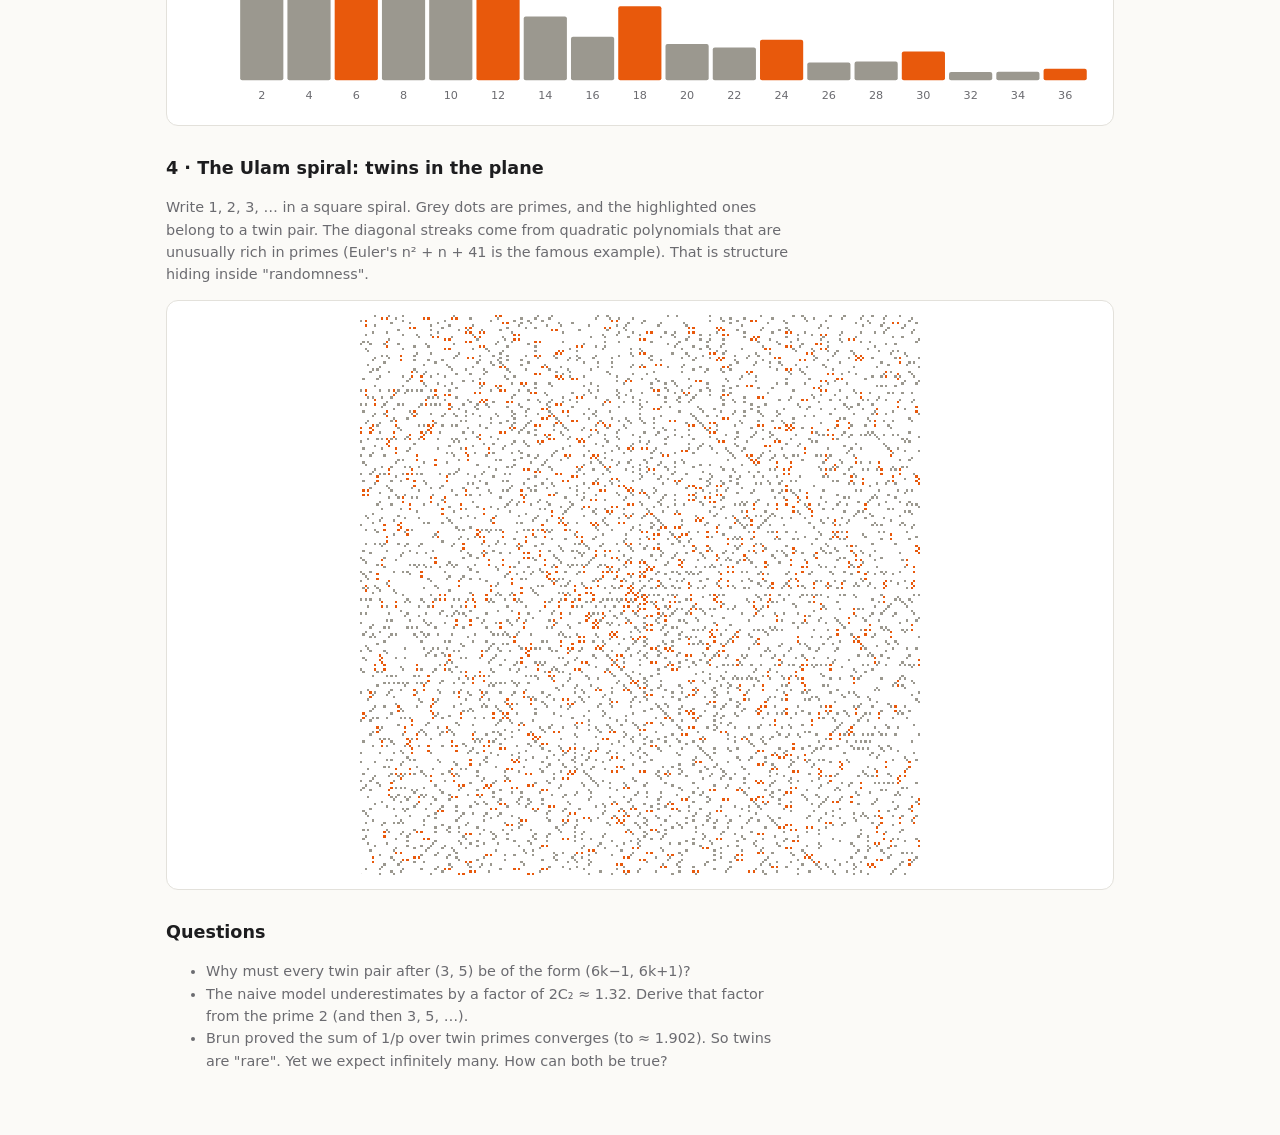
<file: 03-primes/twin-primes.html>
<!doctype html>
<html lang="en">
<head>
<meta charset="utf-8">
<meta name="viewport" content="width=device-width, initial-scale=1">
<title>Twin Primes</title>
<style>
:root{--bg:#fbfaf7;--fg:#1d1d1f;--muted:#6b6b70;--line:#e3e1db;--panel:#fff;--dot:#9b988f;--accent:#3b5bdb;--accent2:#e8590c;--good:#2b8a3e;--grid:#efede8}
@media (prefers-color-scheme:dark){:root:not([data-theme="light"]){--bg:#141417;--fg:#ececf0;--muted:#9a9aa3;--line:#2c2c33;--panel:#1c1c21;--dot:#6c6c75;--accent:#7c96ff;--accent2:#ff9147;--good:#5cc77a;--grid:#24242a}}
:root[data-theme="dark"]{--bg:#141417;--fg:#ececf0;--muted:#9a9aa3;--line:#2c2c33;--panel:#1c1c21;--dot:#6c6c75;--accent:#7c96ff;--accent2:#ff9147;--good:#5cc77a;--grid:#24242a}
*{box-sizing:border-box}
body{margin:0;background:var(--bg);color:var(--fg);font:15px/1.55 system-ui,-apple-system,"Segoe UI",sans-serif}
main{max-width:980px;margin:0 auto;padding:24px 16px 48px}
h1{font-size:1.6rem;margin:.2rem 0}
h2{font-size:1.1rem;margin:1.8rem 0 .4rem}
.lede{color:var(--muted);margin:.2rem 0 1.2rem;max-width:64ch}
a{color:var(--accent)}
.panel{background:var(--panel);border:1px solid var(--line);border-radius:12px;padding:14px}
.controls{display:flex;flex-wrap:wrap;gap:10px 14px;align-items:center;margin-bottom:10px}
label{font-size:.85rem;color:var(--muted);display:flex;gap:6px;align-items:center}
select,button{font:inherit;background:var(--bg);color:var(--fg);border:1px solid var(--line);border-radius:8px;padding:5px 10px;cursor:pointer}
button.primary{background:var(--accent);border-color:var(--accent);color:#fff}
svg{width:100%;height:auto;display:block;overflow:visible}
svg text{fill:var(--muted);font:11px system-ui}
.note{font-size:.9rem;color:var(--muted);max-width:68ch}
.key{display:flex;flex-wrap:wrap;gap:14px;font-size:.82rem;color:var(--muted);margin:6px 0}
.sw{display:inline-block;width:14px;height:3px;border-radius:2px;margin-right:6px;vertical-align:3px}
table{border-collapse:collapse;width:100%;font-variant-numeric:tabular-nums;font-size:.9rem;margin-top:8px}
th,td{padding:5px 8px;border-bottom:1px solid var(--line);text-align:right}
th:first-child,td:first-child{text-align:left}
.tablewrap{overflow-x:auto}
#ulam{width:100%;max-width:560px;aspect-ratio:1;display:block;margin:0 auto;image-rendering:pixelated;border-radius:6px}
.formula{font-family:ui-serif,Georgia,serif;font-size:1.05rem;text-align:center;margin:10px 0;color:var(--fg)}
</style>
</head>
<body>
<main>
<a href="../index.html">← Profound Studies</a> · <a href="../map.html">map</a>
<h1>Twin primes: order or chance?</h1>
<p class="lede">The primes follow a rule with no randomness in it. Yet if you <i>pretend</i> each number n is prime with probability 1/ln n, then correct for the fact that primes are odd, you can predict how many twin pairs (p, p+2) there are with startling accuracy. That prediction is still unproven.</p>

<div class="formula">π₂(x) ≈ 2·C₂·∫₂ˣ dt/(ln t)² , &nbsp; C₂ = ∏<sub>p≥3</sub> p(p−2)/(p−1)² ≈ 0.66016</div>

<div class="panel">
  <div class="controls">
    <label>sieve up to <select id="N"><option value="100000">100,000</option><option value="1000000" selected>1,000,000</option><option value="10000000">10,000,000</option><option value="30000000">30,000,000</option></select></label>
    <button id="run" class="primary">Compute</button>
    <span class="note" id="status"></span>
  </div>

  <h2 style="margin-top:.4rem">1 · Counting twins vs the predictions</h2>
  <div class="key">
    <span><i class="sw" style="background:var(--accent2)"></i>actual count π₂(x)</span>
    <span><i class="sw" style="background:var(--accent)"></i>Hardy–Littlewood prediction</span>
    <span><i class="sw" style="background:var(--dot)"></i>naive random model x/(ln x)²</span>
  </div>
  <div id="c1"></div>

  <h2>2 · Ratio actual ÷ Hardy–Littlewood (log scale for x)</h2>
  <p class="note">If the conjecture is right, this should approach 1. Small x is noisy, but watch how steady the curve becomes.</p>
  <div id="c2"></div>
  <div class="tablewrap" id="tbl"></div>

  <h2>3 · Gaps between consecutive primes</h2>
  <p class="note">Gaps of 6, 12 and 18 stand out. A number that is ≡ 1 or 5 (mod 6) can be prime, so primes avoid multiples of 2 and 3, and gaps that are multiples of 6 keep both residues "safe". This is the same kind of correction that gives C₂.</p>
  <div id="c3"></div>
</div>

<h2>4 · The Ulam spiral: twins in the plane</h2>
<p class="note">Write 1, 2, 3, … in a square spiral. Grey dots are primes, and the highlighted ones belong to a twin pair. The diagonal streaks come from quadratic polynomials that are unusually rich in primes (Euler's n² + n + 41 is the famous example). That is structure hiding inside "randomness".</p>
<div class="panel"><canvas id="ulam"></canvas></div>

<h2>Questions</h2>
<ul class="note">
  <li>Why must every twin pair after (3, 5) be of the form (6k−1, 6k+1)?</li>
  <li>The naive model underestimates by a factor of 2C₂ ≈ 1.32. Derive that factor from the prime 2 (and then 3, 5, …).</li>
  <li>Brun proved the sum of 1/p over twin primes converges (to ≈ 1.902). So twins are "rare". Yet we expect infinitely many. How can both be true?</li>
</ul>
</main>

<script>
const $=id=>document.getElementById(id);
const css=v=>getComputedStyle(document.documentElement).getPropertyValue(v).trim();
const C2=0.6601618158468696;
const NS='http://www.w3.org/2000/svg';

function sieve(n){
  const s=new Uint8Array(n+1).fill(1); s[0]=s[1]=0;
  for (let p=2;p*p<=n;p++) if (s[p]) for (let k=p*p;k<=n;k+=p) s[k]=0;
  return s;
}
function li2(x){ // ∫_2^x dt/ln²t via t=e^u, Simpson
  const a=Math.log(2), b=Math.log(x), m=600, h=(b-a)/m, f=u=>Math.exp(u)/(u*u);
  let s=f(a)+f(b); for (let i=1;i<m;i++) s+=(i%2?4:2)*f(a+i*h); return s*h/3;
}
const HL=x=>2*C2*li2(x), naive=x=>x/Math.log(x)**2;

function el(tag, attrs, parent){ const e=document.createElementNS(NS,tag); for(const k in attrs) e.setAttribute(k,attrs[k]); if(parent) parent.appendChild(e); return e; }
function fmt(v){ if (v>=1e6) return +(v/1e6).toFixed(1)+'M'; if (v>=1e3) return +(v/1e3).toFixed(1)+'k'; return Math.round(v*100)/100+''; }

function chart(target, series, {logx=false, ymin=null, ymax=null, yticks=5, refLine=null}={}){
  const W=900, H=300, L=56, R=14, T=10, B=30;
  const all=series.flatMap(s=>s.pts);
  let x0=logx?Math.min(...all.map(p=>p[0])):0, x1=Math.max(...all.map(p=>p[0]));
  let y0=ymin??Math.min(0,...all.map(p=>p[1])), y1=ymax??Math.max(...all.map(p=>p[1]));
  const X=v=> L+(logx?(Math.log10(v)-Math.log10(x0))/(Math.log10(x1)-Math.log10(x0)):(v-x0)/(x1-x0))*(W-L-R);
  const Y=v=> T+(1-(v-y0)/(y1-y0))*(H-T-B);
  const svg=el('svg',{viewBox:`0 0 ${W} ${H}`,role:'img'});
  for (let i=0;i<=yticks;i++){ const v=y0+(y1-y0)*i/yticks; el('line',{x1:L,x2:W-R,y1:Y(v),y2:Y(v),stroke:css('--grid')},svg); const t=el('text',{x:L-6,y:Y(v)+4,'text-anchor':'end'},svg); t.textContent=fmt(v); }
  const xt = logx ? (()=>{const a=[];for(let e=Math.ceil(Math.log10(x0));e<=Math.floor(Math.log10(x1));e++)a.push(10**e);return a;})() : [0,.25,.5,.75,1].map(f=>x0+(x1-x0)*f);
  xt.forEach(v=>{ const t=el('text',{x:X(v),y:H-8,'text-anchor':'middle'},svg); t.textContent=logx?'10^'+Math.round(Math.log10(v)):fmt(v); });
  if (refLine!==null) el('line',{x1:L,x2:W-R,y1:Y(refLine),y2:Y(refLine),stroke:css('--fg'),'stroke-dasharray':'4 4','stroke-opacity':.5},svg);
  series.forEach(s=>{ el('path',{d:s.pts.map((p,i)=>(i?'L':'M')+X(p[0]).toFixed(1)+','+Y(p[1]).toFixed(1)).join(''),fill:'none',stroke:s.color,'stroke-width':s.w||2,'stroke-dasharray':s.dash||''},svg); });
  target.innerHTML=''; target.appendChild(svg);
}
function bars(target, data){
  const W=900,H=240,L=56,R=10,T=10,B=30, mx=Math.max(...data.map(d=>d[1]));
  const svg=el('svg',{viewBox:`0 0 ${W} ${H}`}), bw=(W-L-R)/data.length;
  data.forEach(([g,c],i)=>{
    const h=c/mx*(H-T-B);
    el('rect',{x:L+i*bw+2,y:H-B-h,width:bw-4,height:h,rx:2,fill: g%6===0?css('--accent2'):css('--dot')},svg);
    const t=el('text',{x:L+i*bw+bw/2,y:H-12,'text-anchor':'middle'},svg); t.textContent=g;
  });
  const t=el('text',{x:L-6,y:T+8,'text-anchor':'end'},svg); t.textContent=fmt(mx);
  target.innerHTML=''; target.appendChild(svg);
}

function run(){
  const N=+$('N').value; $('status').textContent='sieving…';
  setTimeout(()=>{
    const t0=performance.now(), s=sieve(N+2);
    const samples=260, pts=[], ratio=[], naivePts=[], hlPts=[];
    const checkpoints=new Set(); for(let e=2;10**e<=N;e++) checkpoints.add(10**e);
    const step=N/samples; let next=step, count=0, prev=0, rows=[];
    const gaps=new Map();
    // log-spaced sample points for the ratio chart
    const logPts=[]; for(let i=0;i<=200;i++) logPts.push(Math.round(10**(2+(Math.log10(N)-2)*i/200)));
    let li=0;
    for (let p=2;p<=N;p++){
      if (s[p]){
        if (prev) gaps.set(p-prev,(gaps.get(p-prev)||0)+1);
        prev=p;
      }
      if (p>=3 && s[p-2] && s[p]) count++;          // pair (p-2, p) has p <= x
      if (p>=next){ pts.push([p,count]); hlPts.push([p,HL(p)]); naivePts.push([p,naive(p)]); next+=step; }
      while (li<logPts.length && logPts[li]===p){ if (p>=100) ratio.push([p,count/HL(p)]); li++; }
      if (checkpoints.has(p)) rows.push([p,count,HL(p),naive(p)]);
    }
    chart($('c1'),[
      {pts:naivePts,color:css('--dot'),dash:'5 4'},
      {pts:hlPts,color:css('--accent')},
      {pts:pts,color:css('--accent2'),w:2.5}]);
    chart($('c2'),[{pts:ratio,color:css('--accent2'),w:2}],{logx:true,ymin:0.6,ymax:1.2,yticks:6,refLine:1});
    $('tbl').innerHTML='<table><tr><th>x</th><th>twin pairs</th><th>Hardy–Littlewood</th><th>naive</th><th>actual ÷ HL</th></tr>'+
      rows.map(r=>`<tr><td>${r[0].toLocaleString()}</td><td>${r[1].toLocaleString()}</td><td>${Math.round(r[2]).toLocaleString()}</td><td>${Math.round(r[3]).toLocaleString()}</td><td>${(r[1]/r[2]).toFixed(4)}</td></tr>`).join('')+'</table>';
    const g=[]; for(let k=2;k<=36;k+=2) g.push([k,gaps.get(k)||0]); bars($('c3'),g);
    $('status').textContent=`done in ${Math.round(performance.now()-t0)} ms · ${count.toLocaleString()} twin pairs up to ${N.toLocaleString()}`;
  },20);
}

function ulam(){
  const cv=$('ulam'), S=241, n=S*S, s=sieve(n+2), ctx=cv.getContext('2d');
  cv.width=S; cv.height=S;
  ctx.fillStyle=css('--panel'); ctx.fillRect(0,0,S,S);
  let x=(S-1)/2, y=(S-1)/2, dx=1, dy=0, len=1, k=1;
  const put=(v)=>{ if(!s[v]) return; const twin=(s[v+2])||(v>2&&s[v-2]); ctx.fillStyle= twin?css('--accent2'):css('--dot'); ctx.fillRect(x,y,1,1); };
  put(1);
  while (k<n){
    for (let rep=0;rep<2;rep++){
      for (let i=0;i<len && k<n;i++){ x+=dx; y+=dy; k++; put(k); }
      [dx,dy]=[-dy,dx];   // turn left
    }
    len++;
  }
}
$('run').onclick=run;
run(); ulam();
matchMedia('(prefers-color-scheme: dark)').addEventListener('change',()=>{run();ulam();});
</script>
</body>
</html>
</file>
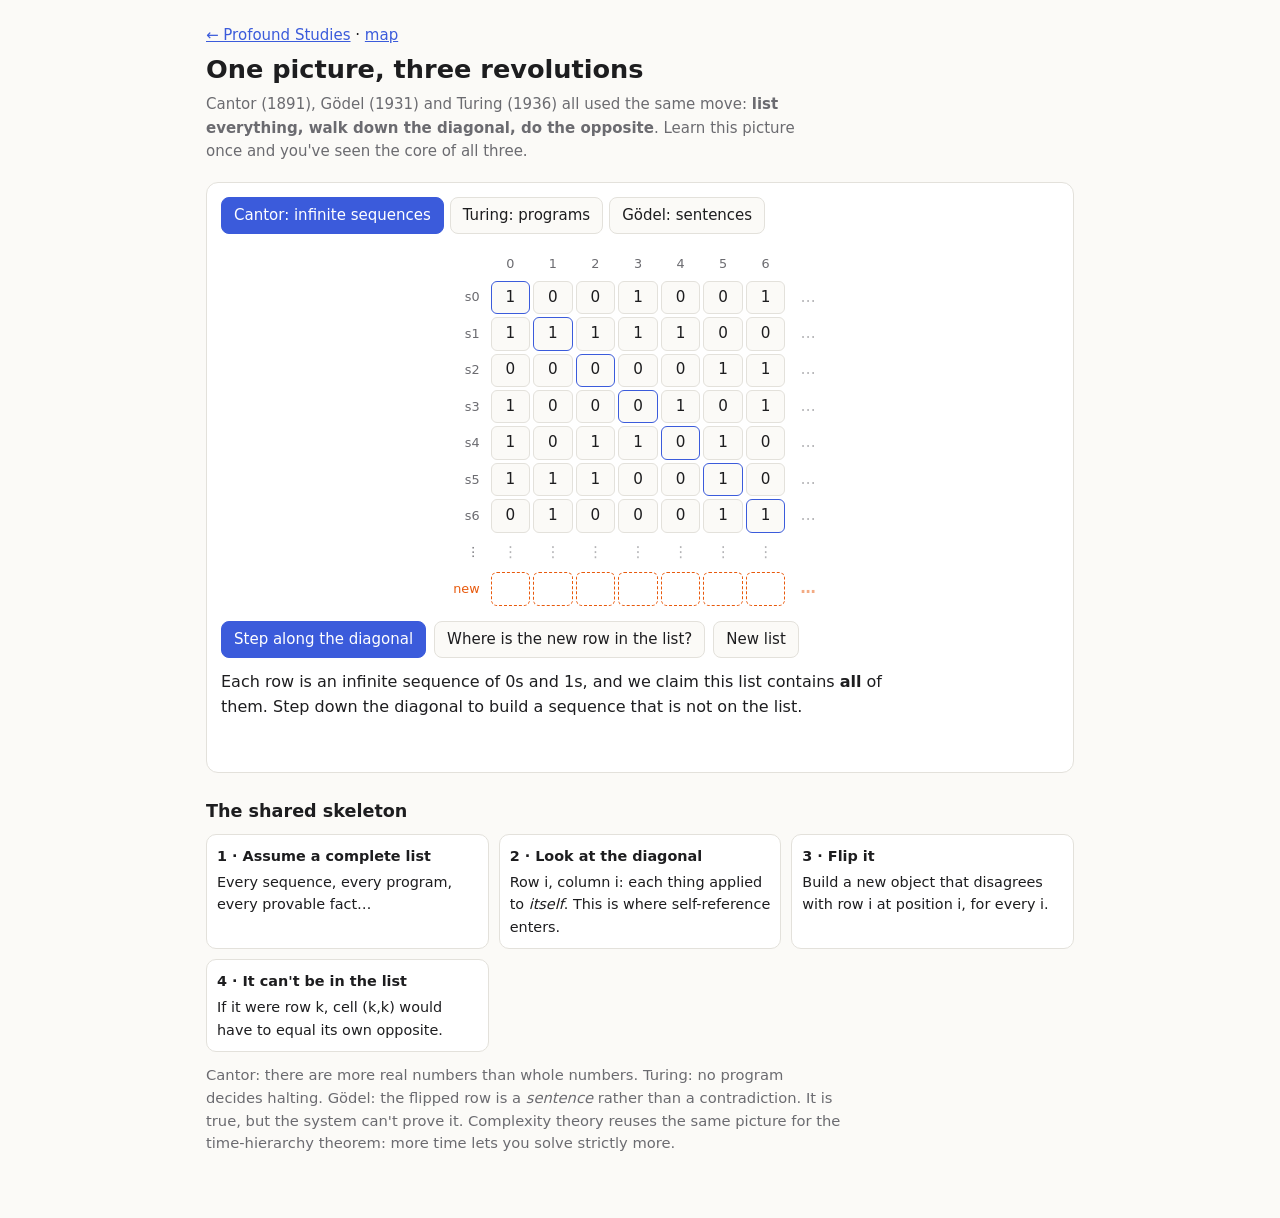
<file: 05-self-reference/diagonal.html>
<!doctype html>
<html lang="en">
<head>
<meta charset="utf-8">
<meta name="viewport" content="width=device-width, initial-scale=1">
<title>The Diagonal Argument</title>
<style>
:root{--bg:#fbfaf7;--fg:#1d1d1f;--muted:#6b6b70;--line:#e3e1db;--panel:#fff;--accent:#3b5bdb;--accent2:#e8590c;--good:#2b8a3e;--hl:rgba(59,91,219,.12);--bad:#c92a2a}
@media (prefers-color-scheme:dark){:root:not([data-theme="light"]){--bg:#141417;--fg:#ececf0;--muted:#9a9aa3;--line:#2c2c33;--panel:#1c1c21;--accent:#7c96ff;--accent2:#ff9147;--good:#5cc77a;--hl:rgba(124,150,255,.16);--bad:#ff6b6b}}
:root[data-theme="dark"]{--bg:#141417;--fg:#ececf0;--muted:#9a9aa3;--line:#2c2c33;--panel:#1c1c21;--accent:#7c96ff;--accent2:#ff9147;--good:#5cc77a;--hl:rgba(124,150,255,.16);--bad:#ff6b6b}
*{box-sizing:border-box}
body{margin:0;background:var(--bg);color:var(--fg);font:15px/1.55 system-ui,-apple-system,"Segoe UI",sans-serif}
main{max-width:900px;margin:0 auto;padding:24px 16px 48px}
h1{font-size:1.6rem;margin:.2rem 0}
h2{font-size:1.1rem;margin:1.6rem 0 .4rem}
.lede{color:var(--muted);margin:.2rem 0 1.2rem;max-width:64ch}
a{color:var(--accent)}
.panel{background:var(--panel);border:1px solid var(--line);border-radius:12px;padding:14px}
.tabs{display:flex;gap:6px;flex-wrap:wrap;margin-bottom:12px}
.tabs button,.controls button{font:inherit;background:var(--bg);color:var(--fg);border:1px solid var(--line);border-radius:8px;padding:6px 12px;cursor:pointer}
.tabs button.on{background:var(--accent);border-color:var(--accent);color:#fff}
.controls{display:flex;flex-wrap:wrap;gap:8px;margin:12px 0}
button.primary{background:var(--accent)!important;border-color:var(--accent)!important;color:#fff!important}
.tw{overflow-x:auto}
table{border-collapse:separate;border-spacing:3px;margin:0 auto;font-variant-numeric:tabular-nums}
td,th{width:2.6em;height:2.2em;text-align:center;border-radius:6px;font-size:.95rem}
th{color:var(--muted);font-weight:500;font-size:.8rem;white-space:nowrap}
th.rowh{text-align:right;padding-right:8px;width:auto}
td{background:var(--bg);border:1px solid var(--line);transition:background .25s,color .25s}
td.diag{border-color:var(--accent)}
td.cur{background:var(--hl);border-color:var(--accent);font-weight:700}
td.dim{color:var(--muted);opacity:.5;border:none;background:none}
tr.new td{background:none;border:1px dashed var(--accent2);color:var(--accent2);font-weight:700}
tr.new td.filled{background:rgba(232,89,12,.1)}
td.boom{background:var(--bad);color:#fff;border-color:var(--bad);animation:pulse .6s ease-in-out 3}
tr.match th{color:var(--accent2)}
@keyframes pulse{50%{transform:scale(1.18)}}
#explain{margin-top:12px;min-height:5.5em}
.note{font-size:.92rem;color:var(--muted);max-width:68ch}
.big{font-size:1rem;color:var(--fg)}
.skeleton{display:grid;grid-template-columns:repeat(auto-fit,minmax(240px,1fr));gap:10px;margin-top:8px}
.skeleton div{border:1px solid var(--line);border-radius:10px;padding:10px;font-size:.9rem;background:var(--panel)}
.skeleton b{display:block;margin-bottom:4px}
</style>
</head>
<body>
<main>
<a href="../index.html">← Profound Studies</a> · <a href="../map.html">map</a>
<h1>One picture, three revolutions</h1>
<p class="lede">Cantor (1891), Gödel (1931) and Turing (1936) all used the same move: <b>list everything, walk down the diagonal, do the opposite</b>. Learn this picture once and you've seen the core of all three.</p>

<div class="panel">
  <div class="tabs">
    <button data-mode="cantor" class="on">Cantor: infinite sequences</button>
    <button data-mode="turing">Turing: programs</button>
    <button data-mode="godel">Gödel: sentences</button>
  </div>
  <div class="tw"><table id="t"></table></div>
  <div class="controls">
    <button id="stepb" class="primary">Step along the diagonal</button>
    <button id="where">Where is the new row in the list?</button>
    <button id="shuffle">New list</button>
  </div>
  <div id="explain" class="note big"></div>
</div>

<h2>The shared skeleton</h2>
<div class="skeleton">
  <div><b>1 · Assume a complete list</b>Every sequence, every program, every provable fact…</div>
  <div><b>2 · Look at the diagonal</b>Row i, column i: each thing applied to <i>itself</i>. This is where self-reference enters.</div>
  <div><b>3 · Flip it</b>Build a new object that disagrees with row i at position i, for every i.</div>
  <div><b>4 · It can't be in the list</b>If it were row k, cell (k,k) would have to equal its own opposite.</div>
</div>
<p class="note" style="margin-top:12px">Cantor: there are more real numbers than whole numbers. Turing: no program decides halting. Gödel: the flipped row is a <i>sentence</i> rather than a contradiction. It is true, but the system can't prove it. Complexity theory reuses the same picture for the time-hierarchy theorem: more time lets you solve strictly more.</p>
</main>

<script>
const $=id=>document.getElementById(id);
const K=7;
let bits=[], mode='cantor', pos=-1, newRow=[];
const MODES={
  cantor:{
    row:i=>`s${i}`, col:j=>j, val:b=>b?'1':'0', dots:'…', newName:'new',
    intro:'Each row is an infinite sequence of 0s and 1s, and we claim this list contains <b>all</b> of them. Step down the diagonal to build a sequence that is not on the list.',
    step:(i,b)=>`Row s${i} has <b>${b?1:0}</b> in position ${i}, so the new sequence gets <b>${b?0:1}</b> there. It now differs from s${i}.`,
    done:'The new sequence differs from every row in at least one place (on the diagonal). So the list was <b>not complete</b>. No list of whole numbers can name every infinite sequence (or every real number). <b>Some infinities are bigger than others.</b>',
    where:k=>`Suppose the new sequence is row s${k}. Then its digit in position ${k} must equal s${k}'s digit in position ${k}… but we built it to be the <b>opposite</b>. Contradiction: it is in no row.`
  },
  turing:{
    row:i=>`P${i}`, col:j=>`P${j}`, val:b=>b?'H':'∞', dots:'…', newName:'D',
    intro:'Each row is a program. Each column is an input, and the inputs are the programs\' own source codes. A cell says whether program P<sub>i</sub> <b>H</b>alts or loops forever (<b>∞</b>) when given P<sub>j</sub>. Suppose a program HALTS could fill in this table.',
    step:(i,b)=>`P${i}(P${i}) ${b?'halts':'loops'}, so D(P${i}) does the opposite: it ${b?'loops forever':'halts'}.`,
    done:'We built D: "ask HALTS what P does on its own code, then do the opposite." Using HALTS, D is a perfectly good program, so it must be some row. Press the next button.',
    where:k=>`D is a program, so D = P${k}. Does D halt on its own code? D(D) halts ⇔ P${k}(P${k}) halts ⇔ (by construction) D(D) does <b>not</b> halt. Contradiction. So <b>HALTS cannot exist</b>. The halting problem is undecidable.`
  },
  godel:{
    row:i=>`F${i}(x)`, col:j=>`⌜F${j}⌝`, val:b=>b?'✓':'✗', dots:'…', newName:'D',
    intro:'Each row is a formula F<sub>i</sub>(x) about a number x. Each column is a <b>Gödel number</b>, the code of a formula. A cell is ✓ if the system can <b>prove</b> F<sub>i</sub>(⌜F<sub>j</sub>⌝). The diagonal is each formula applied to its own code.',
    newVal:b=>b?'T':'F',
    step:(i,b)=>`Is F${i}(⌜F${i}⌝) provable? ${b?'Yes ✓':'No ✗'}. Define D(x) = "the formula with code x, applied to its own code, is <b>not provable</b>". So D(⌜F${i}⌝) is <b>${b?'false':'true'}</b>. The bottom row records <i>truth</i>, the opposite of the diagonal's <i>provability</i>.`,
    done:'D(x) is itself a formula, so it is some row. Feed it <b>its own code</b>: the sentence G = D(⌜D⌝) says "<i>I am not provable</i>." Press the next button.',
    where:k=>`D = F${k}, so G = F${k}(⌜F${k}⌝) sits on the diagonal and says "this very cell is not provable". If the system proved G, it would prove a falsehood. So (if consistent) G is <b>unprovable</b>, which is exactly what G says. Unlike Cantor's case there is no contradiction, only a <b>true sentence beyond the system's reach</b>. That is the first incompleteness theorem.`
  }
};
function shuffle(){ bits=Array.from({length:K},()=>Array.from({length:K},()=>Math.random()<.5)); reset(); }
function reset(){ pos=-1; newRow=Array(K).fill(null); render(); $('explain').innerHTML=MODES[mode].intro; }
function render(boomAt=-1){
  const M=MODES[mode]; let h='<tr><th></th>'+Array.from({length:K},(_,j)=>`<th>${M.col(j)}</th>`).join('')+'<th></th></tr>';
  for(let i=0;i<K;i++){
    h+=`<tr class="${boomAt===i?'match':''}"><th class="rowh">${M.row(i)}</th>`;
    for(let j=0;j<K;j++){
      const cls=[i===j?'diag':'', i===j&&i===pos?'cur':'', boomAt===i&&j===i?'boom':''].join(' ');
      h+=`<td class="${cls}">${boomAt===i&&j===i?'?':M.val(bits[i][j])}</td>`;
    }
    h+=`<td class="dim">${M.dots}</td></tr>`;
  }
  h+=`<tr><th class="rowh dim">⋮</th>${'<td class="dim">⋮</td>'.repeat(K)}<td class="dim"></td></tr>`;
  h+=`<tr class="new"><th class="rowh" style="color:var(--accent2)">${M.newName}</th>`+newRow.map(v=>`<td class="${v===null?'':'filled'}">${v===null?'':(M.newVal||M.val)(v)}</td>`).join('')+'<td class="dim" style="border:none">…</td></tr>';
  $('t').innerHTML=h;
}
$('stepb').onclick=()=>{
  if(pos>=K-1){ $('explain').innerHTML=MODES[mode].done; return; }
  pos++; newRow[pos]=!bits[pos][pos]; render(); $('explain').innerHTML=MODES[mode].step(pos,bits[pos][pos]);
  if(pos===K-1) setTimeout(()=>{$('explain').innerHTML+= '<br><br>'+MODES[mode].done;},50);
};
$('where').onclick=()=>{
  if(pos<K-1){ $('explain').innerHTML='First build the whole diagonal row (keep pressing "Step").'; return; }
  const k=Math.floor(Math.random()*K); render(k); $('explain').innerHTML=MODES[mode].where(k);
};
$('shuffle').onclick=shuffle;
document.querySelectorAll('.tabs button').forEach(b=>b.onclick=()=>{
  document.querySelectorAll('.tabs button').forEach(x=>x.classList.remove('on')); b.classList.add('on'); mode=b.dataset.mode; reset();
});
shuffle();
</script>
</body>
</html>
</file>
<file: app/app.css>
:root{
  --bg:#fbfaf7;--fg:#1d1d1f;--muted:#6b6b70;--line:#e3e1db;--panel:#fff;--soft:#f3f1ec;
  --accent:#3b5bdb;--accent-ink:#fff;--accent2:#e8590c;--good:#2b8a3e;--bad:#c92a2a;
  --shadow:0 1px 2px rgba(0,0,0,.04),0 4px 16px rgba(0,0,0,.04);
  --m1:#3b5bdb;--m2:#0c8599;--m3:#e8590c;--m4:#7048e8;--m5:#c2255c;--m6:#2b8a3e;
}
@media (prefers-color-scheme:dark){:root:not([data-theme="light"]){
  --bg:#141417;--fg:#ececf0;--muted:#9a9aa3;--line:#2c2c33;--panel:#1c1c21;--soft:#202026;
  --accent:#7c96ff;--accent-ink:#0e0e12;--accent2:#ff9147;--good:#5cc77a;--bad:#ff6b6b;--shadow:none;
  --m1:#7c96ff;--m2:#3bc9db;--m3:#ff9147;--m4:#9775fa;--m5:#f06595;--m6:#5cc77a;}}
:root[data-theme="dark"]{
  --bg:#141417;--fg:#ececf0;--muted:#9a9aa3;--line:#2c2c33;--panel:#1c1c21;--soft:#202026;
  --accent:#7c96ff;--accent-ink:#0e0e12;--accent2:#ff9147;--good:#5cc77a;--bad:#ff6b6b;--shadow:none;
  --m1:#7c96ff;--m2:#3bc9db;--m3:#ff9147;--m4:#9775fa;--m5:#f06595;--m6:#5cc77a;}

*{box-sizing:border-box}
html{-webkit-text-size-adjust:100%}
body{margin:0;background:var(--bg);color:var(--fg);font:16px/1.6 system-ui,-apple-system,"Segoe UI",Roboto,sans-serif;min-height:100vh}
a{color:var(--accent)}
button,input,select,textarea{font:inherit;color:inherit}
main{max-width:860px;margin:0 auto;padding:20px 16px calc(96px + env(safe-area-inset-bottom));outline:none}

/* top bar */
.topbar{position:sticky;top:0;z-index:20;display:flex;align-items:center;gap:16px;padding:10px 16px;padding-top:calc(10px + env(safe-area-inset-top));
  background:color-mix(in srgb,var(--bg) 88%,transparent);backdrop-filter:blur(10px);border-bottom:1px solid var(--line)}
.brand{display:flex;align-items:center;gap:10px;text-decoration:none;color:var(--fg);font-weight:650;letter-spacing:-.01em}
.sidenav{display:none;gap:4px;margin-left:12px}
.sidenav a{text-decoration:none;color:var(--muted);padding:6px 12px;border-radius:8px;font-size:.95rem}
.sidenav a.on{color:var(--fg);background:var(--soft)}
.iconbtn{margin-left:auto;color:var(--muted);display:flex;padding:6px;border-radius:8px}
.iconbtn.on{color:var(--fg);background:var(--soft)}
.timer-badge{font-variant-numeric:tabular-nums;font-size:.85rem;text-decoration:none;color:var(--accent-ink);background:var(--accent);padding:3px 10px;border-radius:999px;margin-left:auto}
.timer-badge+.iconbtn{margin-left:0}
@media (min-width:760px){.sidenav{display:flex}.tabbar{display:none!important}main{padding-bottom:48px}}

/* bottom tab bar */
.tabbar{position:fixed;bottom:0;left:0;right:0;z-index:20;display:flex;justify-content:space-around;
  background:color-mix(in srgb,var(--panel) 92%,transparent);backdrop-filter:blur(10px);border-top:1px solid var(--line);
  padding:6px 4px calc(6px + env(safe-area-inset-bottom))}
.tabbar a{flex:1;display:flex;flex-direction:column;align-items:center;gap:2px;text-decoration:none;color:var(--muted);font-size:.7rem;padding:4px 0;border-radius:10px}
.tabbar svg{width:22px;height:22px;fill:none;stroke:currentColor;stroke-width:1.7;stroke-linejoin:round;stroke-linecap:round}
.tabbar a.on{color:var(--accent)}

/* type + layout */
h1{font-size:1.75rem;line-height:1.2;margin:.2rem 0 .4rem;letter-spacing:-.015em}
h2{font-size:1.15rem;margin:1.8rem 0 .6rem}
.muted{color:var(--muted)}
.small{font-size:.86rem}
.lede{color:var(--muted);margin:.2rem 0 1.2rem;max-width:62ch}
.row{display:flex;flex-wrap:wrap;gap:8px;align-items:center}
.spacer{flex:1}
.grid{display:grid;grid-template-columns:repeat(auto-fit,minmax(240px,1fr));gap:12px}
.card{background:var(--panel);border:1px solid var(--line);border-radius:14px;padding:14px 16px;box-shadow:var(--shadow)}
.card h3{margin:0 0 .2rem;font-size:1rem}
a.card{display:block;text-decoration:none;color:var(--fg)}
a.card:hover{border-color:var(--accent)}
.eyebrow{font-size:.75rem;letter-spacing:.06em;text-transform:uppercase;color:var(--muted);font-weight:600}

.btn{display:inline-flex;align-items:center;gap:6px;border:1px solid var(--line);background:var(--panel);border-radius:10px;padding:7px 14px;cursor:pointer;text-decoration:none;color:var(--fg);font-size:.92rem}
.btn:hover{border-color:var(--accent)}
.btn.primary{background:var(--accent);border-color:var(--accent);color:var(--accent-ink)}
.btn.ghost{background:none}
.btn.danger{color:var(--bad)}
.btn:disabled{opacity:.5;cursor:default}
.chip{display:inline-block;font-size:.75rem;padding:1px 8px;border-radius:999px;border:1px solid var(--line);color:var(--muted);white-space:nowrap}
.chip.open{color:var(--accent2);border-color:color-mix(in srgb,var(--accent2) 40%,transparent)}
.chip.done{color:var(--good);border-color:color-mix(in srgb,var(--good) 40%,transparent)}

.bar{height:6px;background:var(--soft);border-radius:999px;overflow:hidden}
.bar>i{display:block;height:100%;background:var(--mc,var(--accent));border-radius:999px;transition:width .3s}
.dot{display:inline-block;width:10px;height:10px;border-radius:50%;background:var(--mc,var(--accent));margin-right:6px}

/* home */
.hero{display:grid;grid-template-columns:auto 1fr;gap:18px;align-items:center}
.hero>div{min-width:0}
@media (max-width:520px){.hero{gap:14px}.hero h1{font-size:1.3rem}.ring{width:76px;height:76px}}
.ring{width:96px;height:96px}
.ring circle{fill:none;stroke-width:9}
.ring .bg{stroke:var(--soft)}.ring .fg{stroke:var(--accent);stroke-linecap:round;transition:stroke-dashoffset .5s}
.ring text{fill:var(--fg);font:650 20px system-ui;text-anchor:middle;dominant-baseline:central}
.heat{display:flex;flex-wrap:wrap;gap:4px;margin-top:6px}
.heat i{width:14px;height:14px;border-radius:3px;background:var(--soft)}
.heat i.l1{background:color-mix(in srgb,var(--good) 40%,var(--soft))}
.heat i.l2{background:color-mix(in srgb,var(--good) 70%,var(--soft))}
.heat i.l3{background:var(--good)}
.prompt{border-left:3px solid var(--accent2);padding:4px 0 4px 14px;margin:6px 0 10px;font-size:1.02rem}

/* module page (markdown) */
.doc{font-size:1rem}
.doc h1{font-size:1.6rem}
.doc h2{border-top:1px solid var(--line);padding-top:1.2rem}
.doc pre{background:var(--soft);border:1px solid var(--line);border-radius:10px;padding:12px 14px;overflow-x:auto;font-size:.86rem;line-height:1.5}
.doc code{font:.88em ui-monospace,SFMono-Regular,Menlo,Consolas,monospace;background:var(--soft);padding:1px 5px;border-radius:5px}
.doc pre code{background:none;padding:0}
.doc blockquote{margin:1rem 0;padding:2px 16px;border-left:3px solid var(--accent);color:var(--fg);background:var(--soft);border-radius:0 10px 10px 0}
.doc hr{border:none;border-top:1px solid var(--line);margin:1.6rem 0}
.tablewrap{overflow-x:auto;margin:1rem 0}
.doc table{border-collapse:collapse;width:100%;font-size:.92rem}
.doc th,.doc td{border-bottom:1px solid var(--line);padding:7px 9px;text-align:left;vertical-align:top}
.doc th{font-weight:600;color:var(--muted);font-size:.85rem}
.doc li{margin:.25rem 0}
.doc li.task{list-style:none;margin-left:-1.4em}
.task label{display:flex;gap:10px;align-items:flex-start;cursor:pointer;padding:6px 8px;border-radius:8px}
.task label:hover{background:var(--soft)}
.task input{width:18px;height:18px;margin-top:3px;accent-color:var(--good);flex:none}
.task input:checked+span{color:var(--muted);text-decoration:line-through;text-decoration-color:color-mix(in srgb,var(--muted) 60%,transparent)}
.modhead{display:flex;align-items:center;gap:14px;margin-bottom:6px}
.modnum{font:700 1.1rem system-ui;color:var(--mc);border:2px solid var(--mc);border-radius:12px;width:46px;height:46px;display:grid;place-items:center;flex:none}
.labbar{position:sticky;top:58px;z-index:5;background:var(--bg);padding:8px 0;border-bottom:1px solid var(--line);margin-bottom:8px}

/* forms */
.field{display:block;margin:14px 0}
.field>span{display:block;font-size:.85rem;color:var(--muted);margin-bottom:4px;font-weight:550}
.field>small{display:block;font-size:.78rem;color:var(--muted);margin-top:3px}
input[type=text],input[type=search],select,textarea{width:100%;background:var(--panel);border:1px solid var(--line);border-radius:10px;padding:9px 12px;outline:none}
textarea{min-height:90px;resize:vertical;line-height:1.5}
input:focus,select:focus,textarea:focus{border-color:var(--accent);box-shadow:0 0 0 3px color-mix(in srgb,var(--accent) 18%,transparent)}
.seg{display:inline-flex;border:1px solid var(--line);border-radius:10px;overflow:hidden}
.seg button{border:none;background:var(--panel);padding:6px 12px;cursor:pointer;font-size:.88rem;color:var(--muted)}
.seg button.on{background:var(--accent);color:var(--accent-ink)}

/* journal list */
.entry{display:block;text-decoration:none;color:var(--fg);padding:12px 14px;border:1px solid var(--line);border-radius:12px;background:var(--panel);margin-bottom:8px}
.entry:hover{border-color:var(--accent)}
.entry .q{font-weight:550}
.entry .meta{display:flex;gap:8px;align-items:center;font-size:.8rem;color:var(--muted);margin-top:4px;flex-wrap:wrap}

/* focus */
.clock{display:grid;place-items:center;margin:10px auto 6px;position:relative;width:min(280px,72vw);aspect-ratio:1}
.clock svg{position:absolute;inset:0;width:100%;height:100%;transform:rotate(-90deg)}
.clock circle{fill:none;stroke-width:6}
.clock .bg{stroke:var(--soft)}.clock .fg{stroke:var(--accent2);stroke-linecap:round}
.clock .t{font:600 clamp(2.4rem,11vw,3.4rem) system-ui;font-variant-numeric:tabular-nums;letter-spacing:-.02em}
.clock .s{color:var(--muted);font-size:.85rem;text-align:center}
.rules{font-size:.9rem;color:var(--muted);border:1px dashed var(--line);border-radius:12px;padding:10px 14px}

iframe.mapframe{width:100%;height:calc(100vh - 170px);min-height:520px;border:1px solid var(--line);border-radius:14px;background:var(--bg)}
#toast{position:fixed;left:50%;bottom:calc(84px + env(safe-area-inset-bottom));transform:translateX(-50%) translateY(20px);opacity:0;pointer-events:none;
  background:var(--fg);color:var(--bg);padding:8px 16px;border-radius:999px;font-size:.9rem;transition:.25s;z-index:50;max-width:90vw}
#toast.show{opacity:1;transform:translateX(-50%) translateY(0)}
@media (min-width:760px){#toast{bottom:24px}}
.empty{text-align:center;color:var(--muted);padding:28px 10px}

/* puzzles */
.pzcard{border-left:3px solid var(--accent2)}
.diff{color:var(--accent2);letter-spacing:1px;font-size:.8rem}
.problem{font-size:1.05rem;margin-top:10px}
details.why{border:1px solid var(--line);border-radius:12px;padding:8px 14px;background:var(--panel)}
details.why summary{cursor:pointer;color:var(--muted);font-size:.92rem}
.hint{border:1px solid var(--line);background:var(--panel);border-radius:12px;padding:10px 14px;margin:10px 0}
.hint p:first-of-type{margin-top:4px}
.hint.sol{border-color:color-mix(in srgb,var(--good) 45%,var(--line))}
.hint.ext{border-color:color-mix(in srgb,var(--accent2) 45%,var(--line))}
.lock{font-size:.9rem;color:var(--muted);border:1px dashed var(--line);border-radius:12px;padding:10px 14px;margin:10px 0}
.thought{border-left:2px solid var(--line);padding:2px 0 2px 12px;margin:0 0 12px}
.thought .meta{font-size:.78rem;color:var(--muted);display:flex;align-items:center;gap:6px}
.thought .x{margin-left:auto;background:none;border:none;color:var(--muted);cursor:pointer;font-size:1rem;padding:0 4px}

/* install banner */
.installbar{display:flex;align-items:center;gap:12px;max-width:860px;margin:12px auto 0;padding:10px 12px;width:calc(100% - 32px);
  background:var(--panel);border:1px solid var(--line);border-left:3px solid var(--accent2);border-radius:14px;box-shadow:var(--shadow)}
.installbar[hidden]{display:none}
.installbar img{border-radius:9px;flex:none}
.ib-text{flex:1;min-width:0;display:flex;flex-direction:column;line-height:1.35}
.ib-text span{font-size:.85rem;color:var(--muted)}
.ib-text .share{width:16px;height:16px;vertical-align:-3px;fill:none;stroke:var(--accent);stroke-width:2;stroke-linecap:round;stroke-linejoin:round}
.ib-x{background:none;border:none;color:var(--muted);font-size:1.3rem;cursor:pointer;padding:0 4px;flex:none}

/* news */
article.news{background:var(--panel);border:1px solid var(--line);border-radius:14px;padding:14px 16px;margin-bottom:12px;scroll-margin-top:70px}
article.news.unread{border-left:3px solid var(--accent2)}
article.news.flash{box-shadow:0 0 0 3px color-mix(in srgb,var(--accent) 35%,transparent)}
article.news h3{margin:6px 0 2px;font-size:1.08rem;line-height:1.35}
article.news .doc{font-size:.95rem}
article.news .doc p{margin:.5rem 0}
a.newsline{display:flex;gap:12px;align-items:baseline;padding:7px 0;border-bottom:1px solid var(--line);text-decoration:none;color:var(--fg)}
a.newsline:last-of-type{border-bottom:none}
a.newsline .eyebrow{flex:none;min-width:64px}
a.newsline:hover span:last-child{color:var(--accent)}
.seg{flex-wrap:wrap}
</file>
